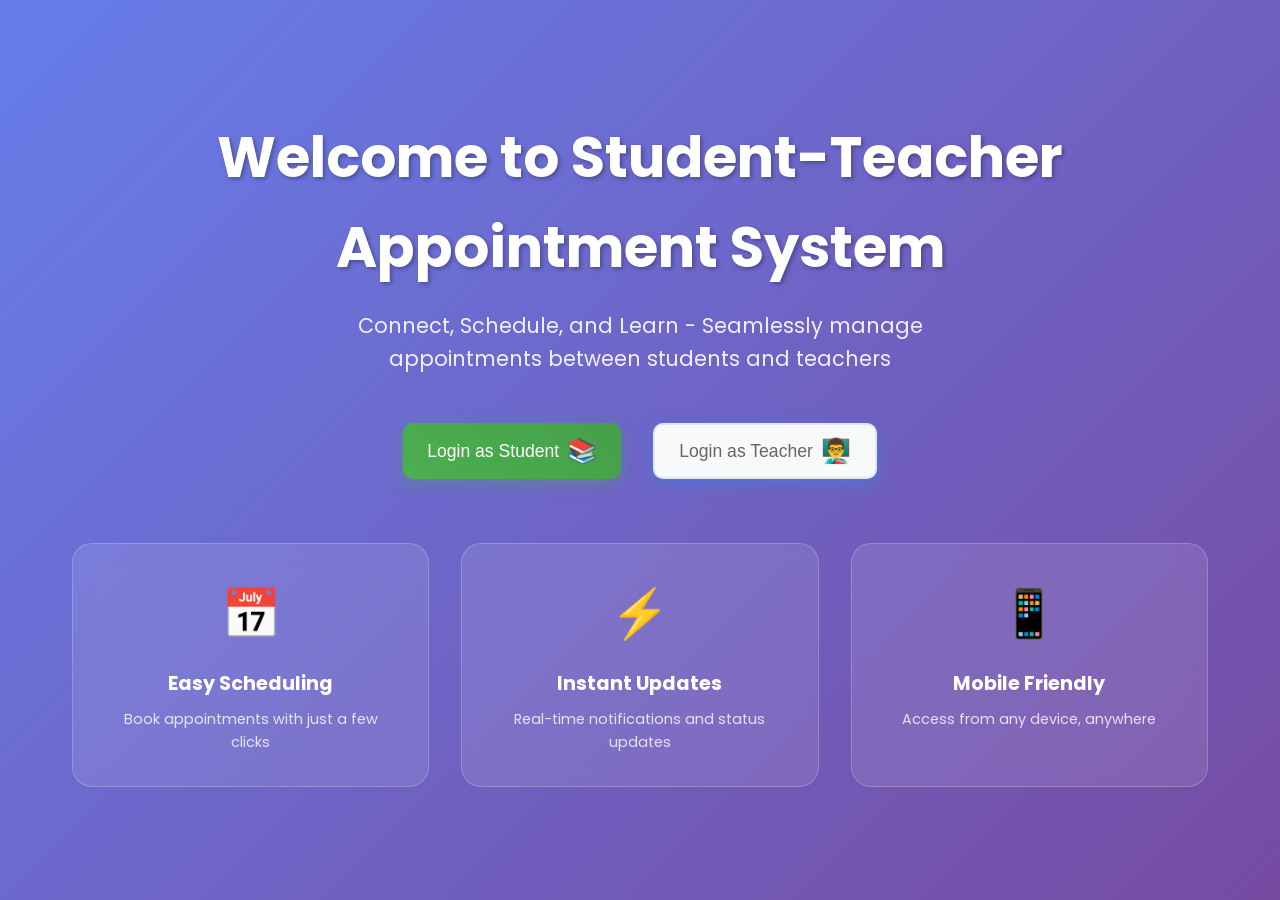
<file: index.html>
<!DOCTYPE html>
<html lang="en">
<head>
    <meta charset="UTF-8">
    <meta name="viewport" content="width=device-width, initial-scale=1.0">
    <title>Student-Teacher Appointment System</title>
    <link href="https://fonts.googleapis.com/css2?family=Poppins:wght@300;400;500;600;700&display=swap" rel="stylesheet">
    <link rel="stylesheet" href="styles.css">
</head>
<body>
    <div class="landing-container">
        <div class="background-overlay"></div>
        <div class="content">
            <div class="hero-section">
                <h1 class="main-title animate-fade-in">Welcome to Student-Teacher Appointment System</h1>
                <p class="subtitle animate-fade-in-delay">Connect, Schedule, and Learn - Seamlessly manage appointments between students and teachers</p>
                
                <div class="button-container animate-slide-up">
                    <button class="btn btn-primary btn-student" onclick="window.location.href='student-login.html'">
                        <span class="btn-text">Login as Student</span>
                        <div class="btn-icon">📚</div>
                    </button>
                    
                    <button class="btn btn-secondary btn-teacher" onclick="window.location.href='teacher-login.html'">
                        <span class="btn-text">Login as Teacher</span>
                        <div class="btn-icon">👨‍🏫</div>
                    </button>
                </div>
                
                <div class="features-preview">
                    <div class="feature-card">
                        <div class="feature-icon">📅</div>
                        <h3>Easy Scheduling</h3>
                        <p>Book appointments with just a few clicks</p>
                    </div>
                    <div class="feature-card">
                        <div class="feature-icon">⚡</div>
                        <h3>Instant Updates</h3>
                        <p>Real-time notifications and status updates</p>
                    </div>
                    <div class="feature-card">
                        <div class="feature-icon">📱</div>
                        <h3>Mobile Friendly</h3>
                        <p>Access from any device, anywhere</p>
                    </div>
                </div>
            </div>
        </div>
    </div>
    
    <script src="script.js"></script>
</body>
</html>
</file>
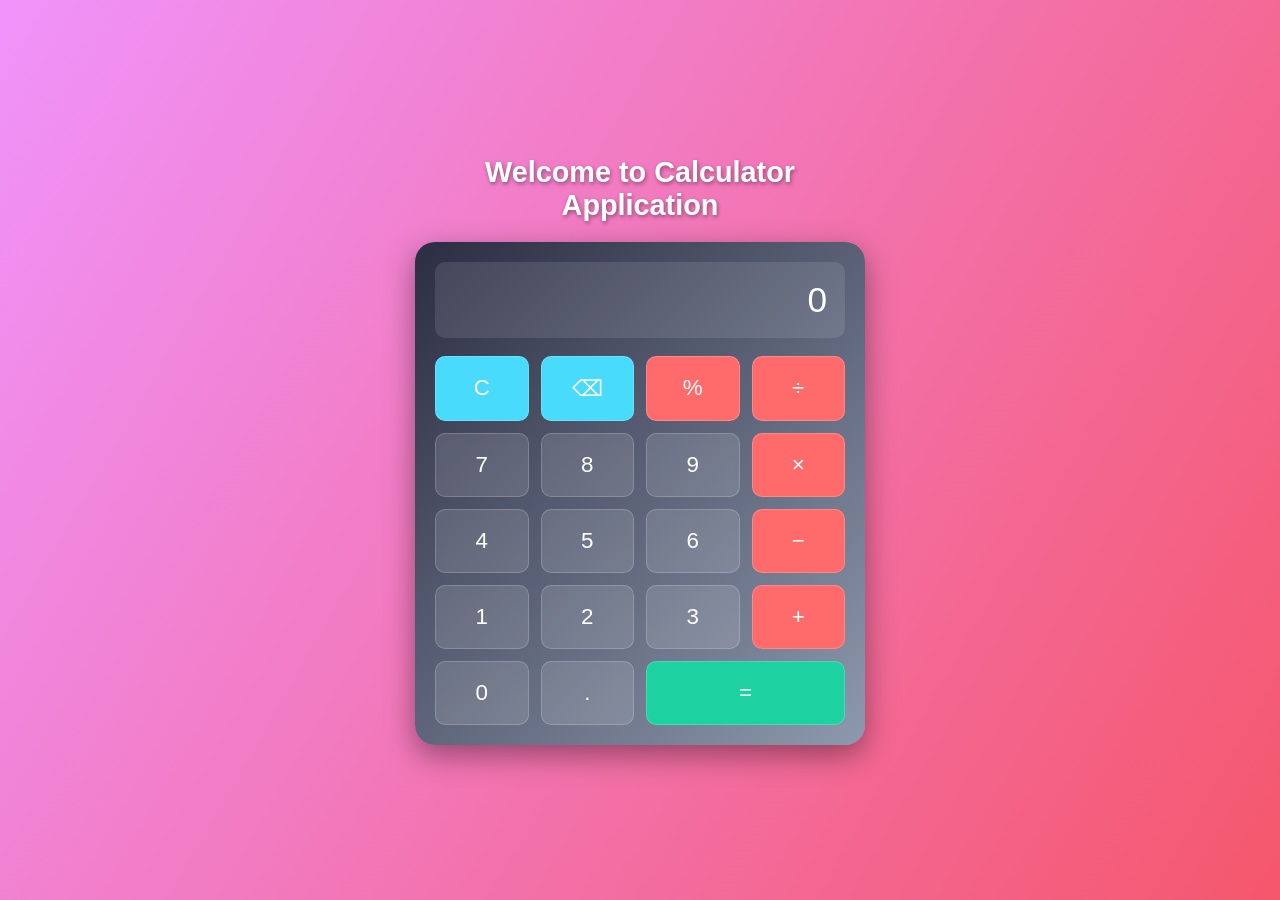
<file: calculator.html>
<!DOCTYPE html>
<html lang="en">
<head>
  <meta charset="UTF-8" />
  <meta name="viewport" content="width=device-width, initial-scale=1.0"/>
  <title>Calculator App</title>
  <link rel="stylesheet" href="calculator.css" />
</head>
<body>
  <div class="container">
    <h1 class="title">Welcome to Calculator Application</h1>

    <div class="calculator">
      <div class="display" id="display">0</div>
      <div class="buttons">
        <button class="btn special" onclick="clearDisplay()">C</button>
        <button class="btn special" onclick="backspace()">⌫</button>
        <button class="btn operator" onclick="appendOperator('%')">%</button>
        <button class="btn operator" onclick="appendOperator('/')">÷</button>

        <button class="btn" onclick="appendNumber('7')">7</button>
        <button class="btn" onclick="appendNumber('8')">8</button>
        <button class="btn" onclick="appendNumber('9')">9</button>
        <button class="btn operator" onclick="appendOperator('*')">×</button>

        <button class="btn" onclick="appendNumber('4')">4</button>
        <button class="btn" onclick="appendNumber('5')">5</button>
        <button class="btn" onclick="appendNumber('6')">6</button>
        <button class="btn operator" onclick="appendOperator('-')">−</button>

        <button class="btn" onclick="appendNumber('1')">1</button>
        <button class="btn" onclick="appendNumber('2')">2</button>
        <button class="btn" onclick="appendNumber('3')">3</button>
        <button class="btn operator" onclick="appendOperator('+')">+</button>

        <button class="btn" onclick="appendNumber('0')">0</button>
        <button class="btn" onclick="appendNumber('.')">.</button>
        <button class="btn equal" onclick="calculateResult()">=</button>
      </div>
    </div>
  </div>

  <script src="calculator.js"></script>
</body>
</html>
</file>
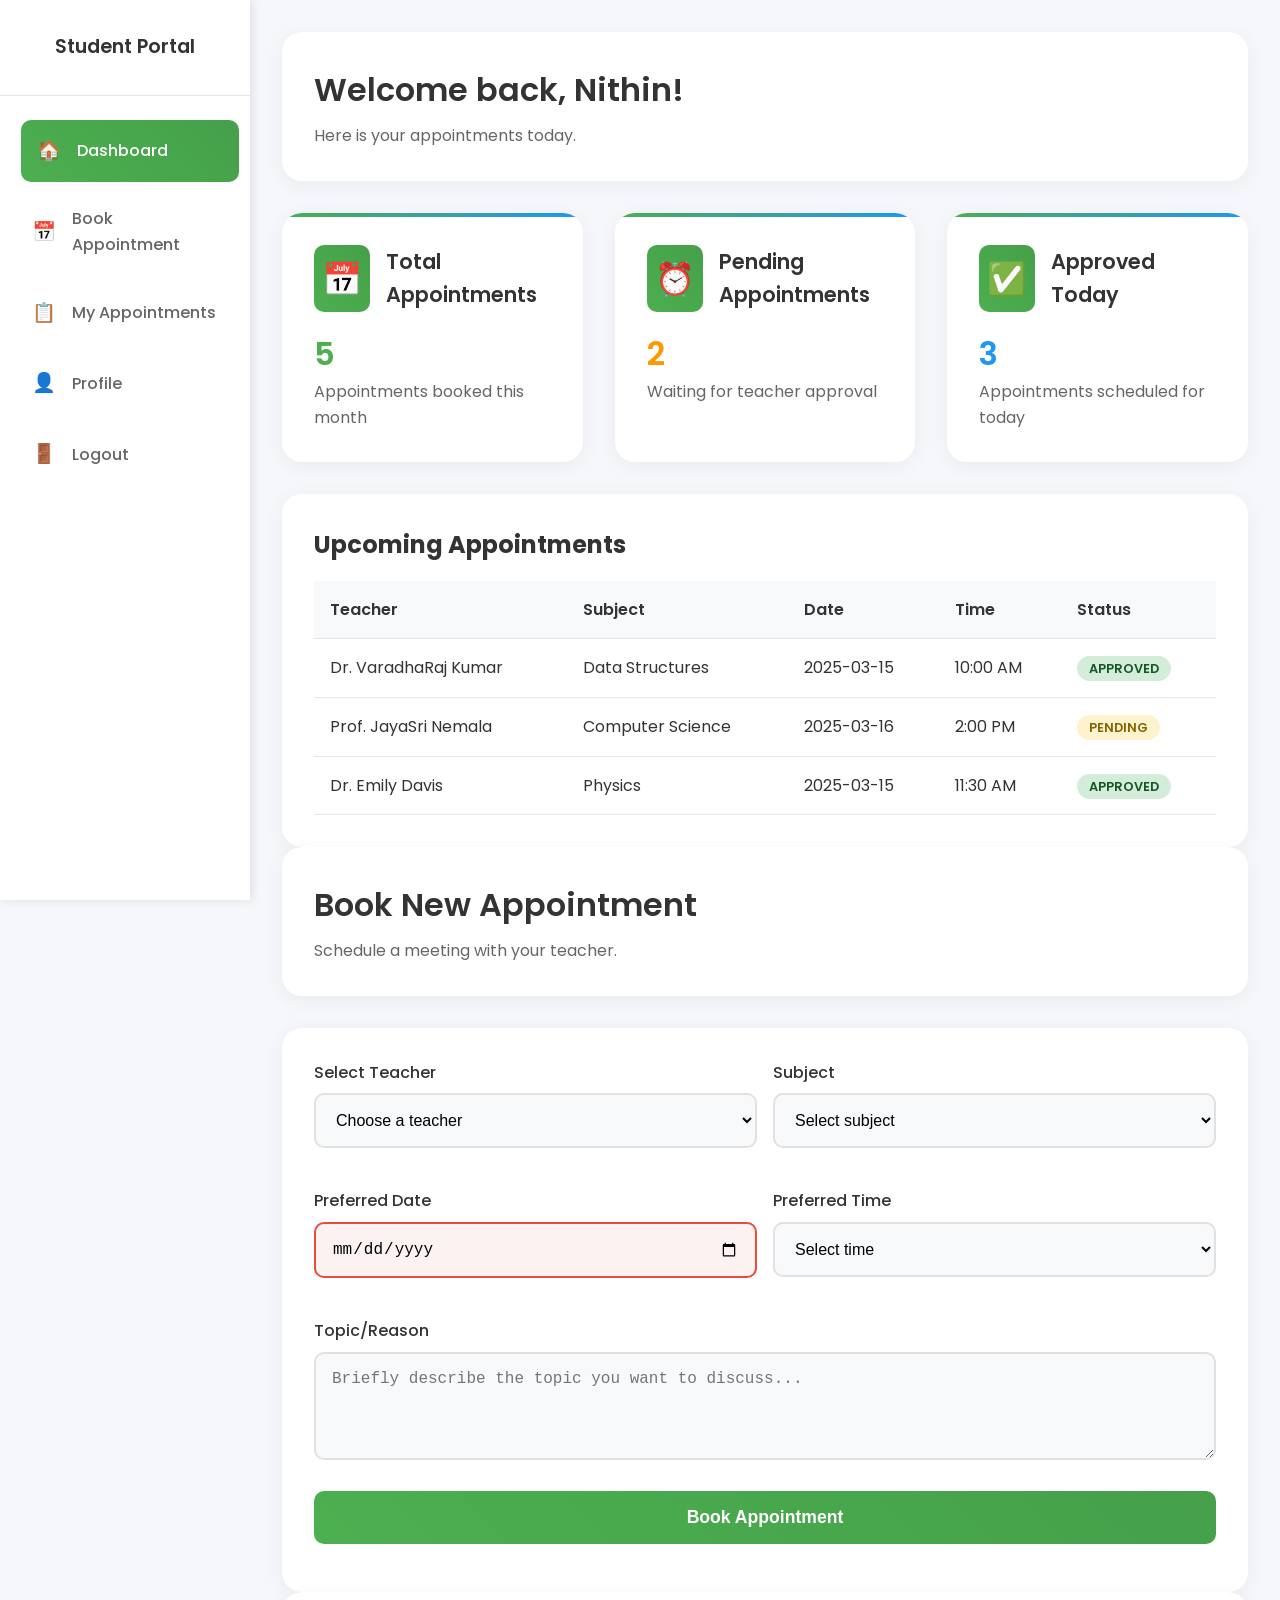
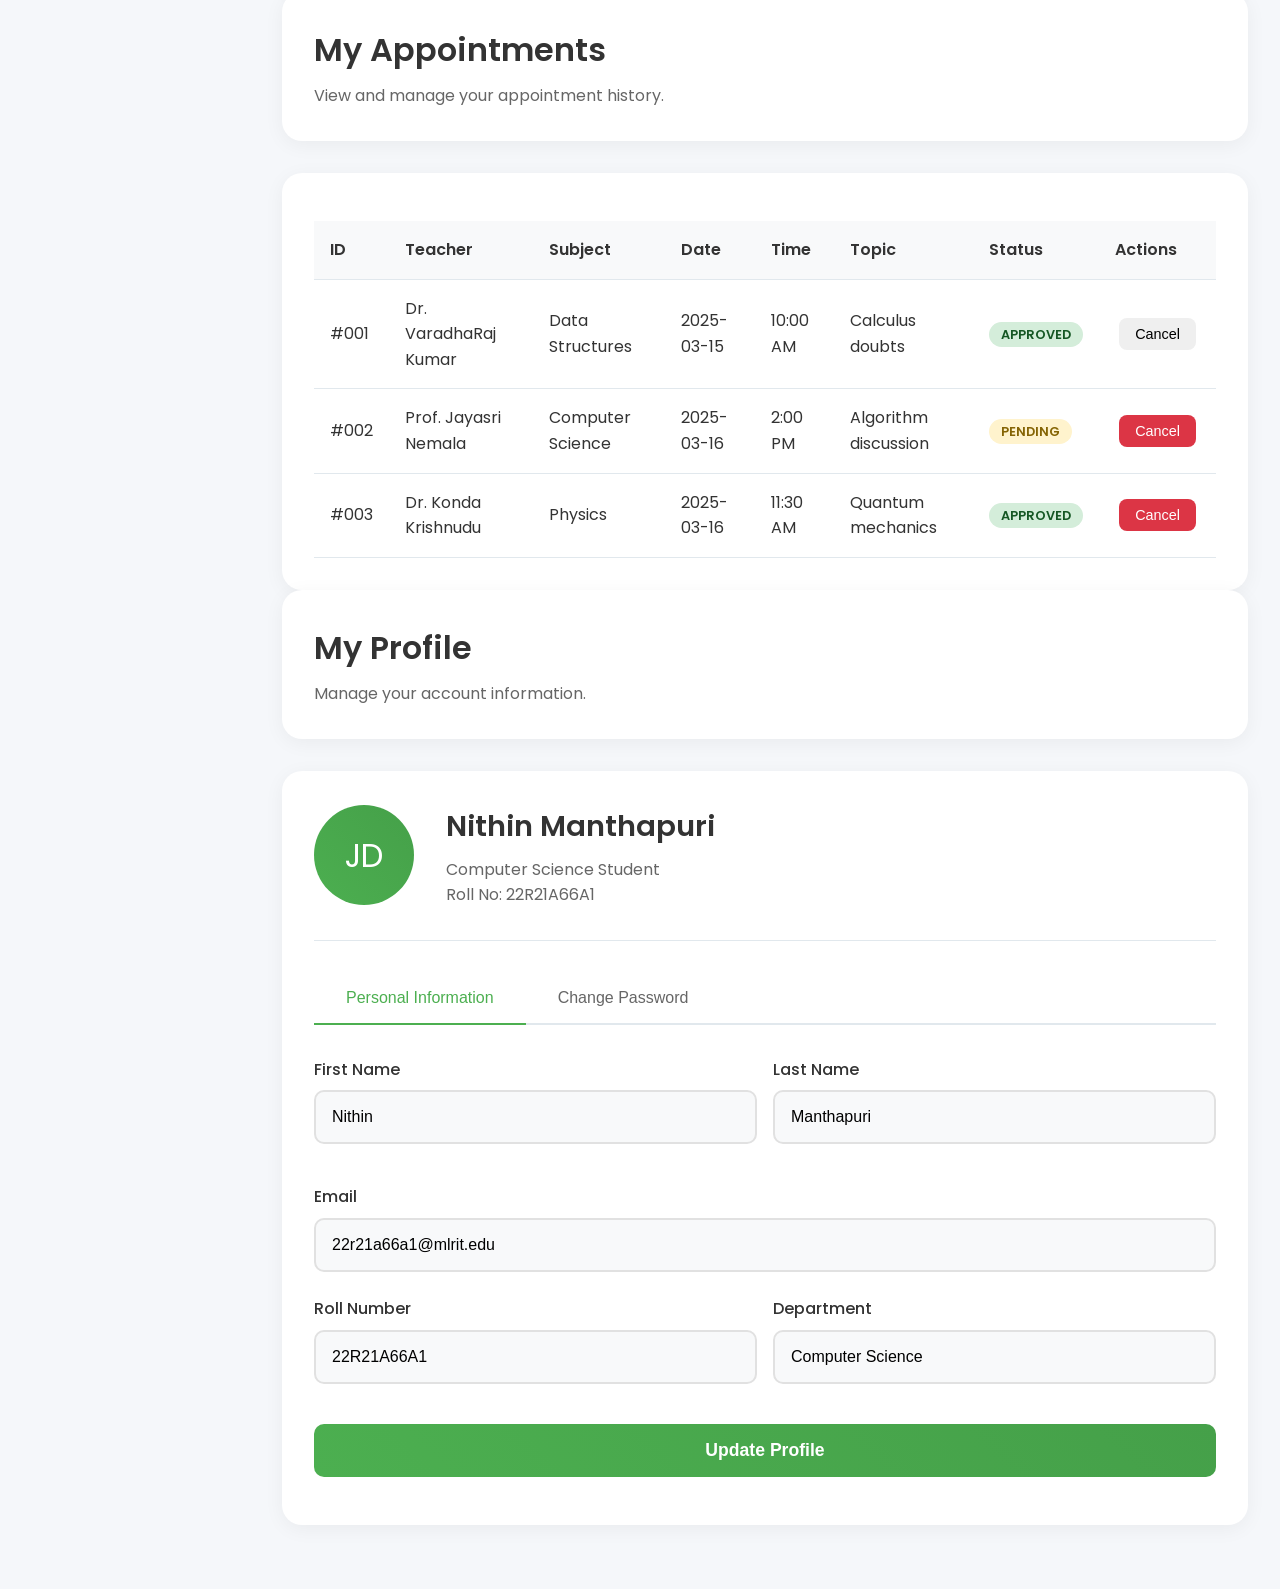
<file: student-dashboard.html>
<!DOCTYPE html>
<html lang="en">
<head>
    <meta charset="UTF-8">
    <meta name="viewport" content="width=device-width, initial-scale=1.0">
    <title>Student Dashboard - Appointment System</title>
    <link href="https://fonts.googleapis.com/css2?family=Poppins:wght@300;400;500;600;700&display=swap" rel="stylesheet">
    <link rel="stylesheet" href="styles.css">
</head>
<body>
    <div class="dashboard-container">
        <nav class="sidebar" id="sidebar">
            <div class="sidebar-header">
                <h2 class="sidebar-title">Student Portal</h2>
            </div>
            
            <div class="nav-menu">
                <div class="nav-item">
                    <a href="#dashboard" class="nav-link active" data-section="dashboard">
                        <span class="nav-icon">🏠</span>
                        <span>Dashboard</span>
                    </a>
                </div>
                <div class="nav-item">
                    <a href="#book-appointment" class="nav-link" data-section="book-appointment">
                        <span class="nav-icon">📅</span>
                        <span>Book Appointment</span>
                    </a>
                </div>
                <div class="nav-item">
                    <a href="#my-appointments" class="nav-link" data-section="my-appointments">
                        <span class="nav-icon">📋</span>
                        <span>My Appointments</span>
                    </a>
                </div>
                <div class="nav-item">
                    <a href="#profile" class="nav-link" data-section="profile">
                        <span class="nav-icon">👤</span>
                        <span>Profile</span>
                    </a>
                </div>
                <div class="nav-item">
                    <a href="index.html" class="nav-link">
                        <span class="nav-icon">🚪</span>
                        <span>Logout</span>
                    </a>
                </div>
            </div>
        </nav>
        
        <main class="main-content">
            <!-- Dashboard Section -->
            <section id="dashboard-section" class="content-section active">
                <div class="dashboard-header">
                    <h1 class="welcome-title">Welcome back, Nithin!</h1>
                    <p class="welcome-subtitle">Here is your appointments today.</p>
                </div>
                
                <div class="dashboard-grid">
                    <div class="dashboard-card">
                        <div class="card-header">
                            <div class="card-icon">📅</div>
                            <h3 class="card-title">Total Appointments</h3>
                        </div>
                        <div class="card-content">
                            <p style="font-size: 2rem; font-weight: 600; color: #4CAF50;">5</p>
                            <p>Appointments booked this month</p>
                        </div>
                    </div>
                    
                    <div class="dashboard-card">
                        <div class="card-header">
                            <div class="card-icon">⏰</div>
                            <h3 class="card-title">Pending Appointments</h3>
                        </div>
                        <div class="card-content">
                            <p style="font-size: 2rem; font-weight: 600; color: #FF9800;">2</p>
                            <p>Waiting for teacher approval</p>
                        </div>
                    </div>
                    
                    <div class="dashboard-card">
                        <div class="card-header">
                            <div class="card-icon">✅</div>
                            <h3 class="card-title">Approved Today</h3>
                        </div>
                        <div class="card-content">
                            <p style="font-size: 2rem; font-weight: 600; color: #2196F3;">3</p>
                            <p>Appointments scheduled for today</p>
                        </div>
                    </div>
                </div>
                
                <div class="table-container">
                    <h2 style="margin-bottom: 1rem;">Upcoming Appointments</h2>
                    <table class="table">
                        <thead>
                            <tr>
                                <th>Teacher</th>
                                <th>Subject</th>
                                <th>Date</th>
                                <th>Time</th>
                                <th>Status</th>
                            </tr>
                        </thead>
                        <tbody>
                            <tr>
                                <td>Dr. VaradhaRaj Kumar</td>
                                <td>Data Structures</td>
                                <td>2025-03-15</td>
                                <td>10:00 AM</td>
                                <td><span class="status-badge status-approved">Approved</span></td>
                            </tr>
                            <tr>
                                <td>Prof. JayaSri Nemala</td>
                                <td>Computer Science</td>
                                <td>2025-03-16</td>
                                <td>2:00 PM</td>
                                <td><span class="status-badge status-pending">Pending</span></td>
                            </tr>
                            <tr>
                                <td>Dr. Emily Davis</td>
                                <td>Physics</td>
                                <td>2025-03-15</td>
                                <td>11:30 AM</td>
                                <td><span class="status-badge status-approved">Approved</span></td>
                            </tr>
                        </tbody>
                    </table>
                </div>
            </section>
            
            <!-- Book Appointment Section -->
            <section id="book-appointment-section" class="content-section">
                <div class="dashboard-header">
                    <h1 class="welcome-title">Book New Appointment</h1>
                    <p class="welcome-subtitle">Schedule a meeting with your teacher.</p>
                </div>
                
                <div class="form-container">
                    <form id="bookAppointmentForm">
                        <div class="form-row">
                            <div class="form-group">
                                <label for="teacher" class="form-label">Select Teacher</label>
                                <select id="teacher" name="teacher" class="form-select" required>
                                    <option value="">Choose a teacher</option>
                                    <option value="dr-sarah-johnson">Dr. VaradhaRaj Kumar - Data Structures</option>
                                    <option value="prof-michael-chen">Prof. Jayasri Nemala - Computer Science</option>
                                    <option value="dr-emily-davis">Dr. Konda Krishnudu - Physics</option>
                                    <option value="dr-robert-wilson">Dr. Swathi Reddy - Chemistry</option>
                                </select>
                            </div>
                
                            <div class="form-group">
                                <label for="subject" class="form-label">Subject</label>
                                <select id="subject" name="subject" class="form-select" required>
                                    <option value="">Select subject</option>
                                    <option value="mathematics">Data Structures</option>
                                    <option value="computer-science">Computer Science</option>
                                    <option value="physics">Physics</option>
                                    <option value="chemistry">Chemistry</option>
                                </select>
                            </div>
                        </div>
                        
                        <div class="form-row">
                            <div class="form-group">
                                <label for="date" class="form-label">Preferred Date</label>
                                <input type="date" id="date" name="date" class="form-input" required>
                            </div>
                            
                            <div class="form-group">
                                <label for="time" class="form-label">Preferred Time</label>
                                <select id="time" name="time" class="form-select" required>
                                    <option value="">Select time</option>
                                    <option value="09:00">9:00 AM</option>
                                    <option value="10:00">10:00 AM</option>
                                    <option value="11:00">11:00 AM</option>
                                    <option value="14:00">2:00 PM</option>
                                    <option value="15:00">3:00 PM</option>
                                    <option value="16:00">4:00 PM</option>
                                </select>
                            </div>
                        </div>
                        
                        <div class="form-group">
                            <label for="topic" class="form-label">Topic/Reason</label>
                            <textarea id="topic" name="topic" class="form-input" rows="4" 
                                      placeholder="Briefly describe the topic you want to discuss..."></textarea>
                        </div>
                        
                        <button type="submit" class="submit-btn">
                            <span class="btn-text">Book Appointment</span>
                        </button>
                    </form>
                </div>
            </section>
            
            <!-- My Appointments Section -->
            <section id="my-appointments-section" class="content-section" style="display: block;">
                <div class="dashboard-header">
                <h1 class="welcome-title">My Appointments</h1>
                <p class="welcome-subtitle">View and manage your appointment history.</p>
                </div>

                <div class="table-container">
                <table class="table">
                    <thead>
                    <tr>
                        <th>ID</th>
                        <th>Teacher</th>
                        <th>Subject</th>
                        <th>Date</th>
                        <th>Time</th>
                        <th>Topic</th>
                        <th>Status</th>
                        <th>Actions</th>
                    </tr>
                    </thead>
                    <tbody>
                    <tr>
                        <td>#001</td>
                        <td>Dr. VaradhaRaj Kumar</td>
                        <td>Data Structures</td>
                        <td>2025-03-15</td>
                        <td>10:00 AM</td>
                        <td>Calculus doubts</td>
                        <td><span class="status-badge status-approved">Approved</span></td>
                        <td><button class="action-btn">Cancel</button></td>
                    </tr>
                    </tr>
                            <tr>
                                <td>#002</td>
                                <td>Prof. Jayasri Nemala</td>
                                <td>Computer Science</td>
                                <td>2025-03-16</td>
                                <td>2:00 PM</td>
                                <td>Algorithm discussion</td>
                                <td><span class="status-badge status-pending">Pending</span></td>
                                <td>
                                    <button class="action-btn btn-reject" onclick="cancelAppointment('002')">Cancel</button>
                                </td>
                            </tr>
                            <tr>
                                <td>#003</td>
                                <td>Dr. Konda Krishnudu</td>
                                <td>Physics</td>
                                <td>2025-03-16</td>
                                <td>11:30 AM</td>
                                <td>Quantum mechanics</td>
                                <td><span class="status-badge status-approved">Approved</span></td>
                                <td>
                                    <button class="action-btn btn-reject" onclick="cancelAppointment('003')">Cancel</button>
                                </td>
                            </tr>
                    </tbody>
                </table>
                </div>
            </section>

            <!-- Profile Section -->
            <section id="profile-section" class="content-section">
                <div class="dashboard-header">
                    <h1 class="welcome-title">My Profile</h1>
                    <p class="welcome-subtitle">Manage your account information.</p>
                </div>
                
                <div class="profile-container">
                    <div class="profile-header">
                        <div class="profile-avatar">
                            JD
                        </div>
                        <div class="profile-info">
                            <h2>Nithin Manthapuri</h2>
                            <p>Computer Science Student</p>
                            <p>Roll No: 22R21A66A1</p>
                        </div>
                    </div>
                    
                    <div class="tabs-container">
                        <div class="tabs-nav">
                            <button class="tab-btn active" data-tab="personal-info">Personal Information</button>
                            <button class="tab-btn" data-tab="change-password">Change Password</button>
                        </div>
                        
                        <div class="tab-content active" id="personal-info">
                            <form id="profileForm">
                                <div class="form-row">
                                    <div class="form-group">
                                        <label for="firstName" class="form-label">First Name</label>
                                        <input type="text" id="firstName" name="firstName" class="form-input" value="Nithin">
                                    </div>
                                    <div class="form-group">
                                        <label for="lastName" class="form-label">Last Name</label>
                                        <input type="text" id="lastName" name="lastName" class="form-input" value="Manthapuri">
                                    </div>
                                </div>
                                
                                <div class="form-group">
                                    <label for="email" class="form-label">Email</label>
                                    <input type="email" id="email" name="email" class="form-input" value="22r21a66a1@mlrit.edu">
                                </div>
                                
                                <div class="form-row">
                                    <div class="form-group">
                                        <label for="rollNumber" class="form-label">Roll Number</label>
                                        <input type="text" id="rollNumber" name="rollNumber" class="form-input" value="22R21A66A1" readonly>
                                    </div>
                                    <div class="form-group">
                                        <label for="department" class="form-label">Department</label>
                                        <input type="text" id="department" name="department" class="form-input" value="Computer Science" readonly>
                                    </div>
                                </div>
                                
                                <button type="submit" class="submit-btn">Update Profile</button>
                            </form>
                        </div>
                        
                        <div class="tab-content" id="change-password">
                            <form id="passwordForm">
                                <div class="form-group">
                                    <label for="currentPassword" class="form-label">Current Password</label>
                                    <input type="password" id="currentPassword" name="currentPassword" class="form-input" required>
                                </div>
                                
                                <div class="form-group">
                                    <label for="newPassword" class="form-label">New Password</label>
                                    <input type="password" id="newPassword" name="newPassword" class="form-input" required minlength="6">
                                </div>
                                
                                <div class="form-group">
                                    <label for="confirmNewPassword" class="form-label">Confirm New Password</label>
                                    <input type="password" id="confirmNewPassword" name="confirmNewPassword" class="form-input" required>
                                </div>
                                
                                <button type="submit" class="submit-btn">Change Password</button>
                            </form>
                        </div>
                    </div>
                </div>
            </section>
        </main>
    </div>
    
    <script src="script.js"></script>
</body>
</html>
</file>
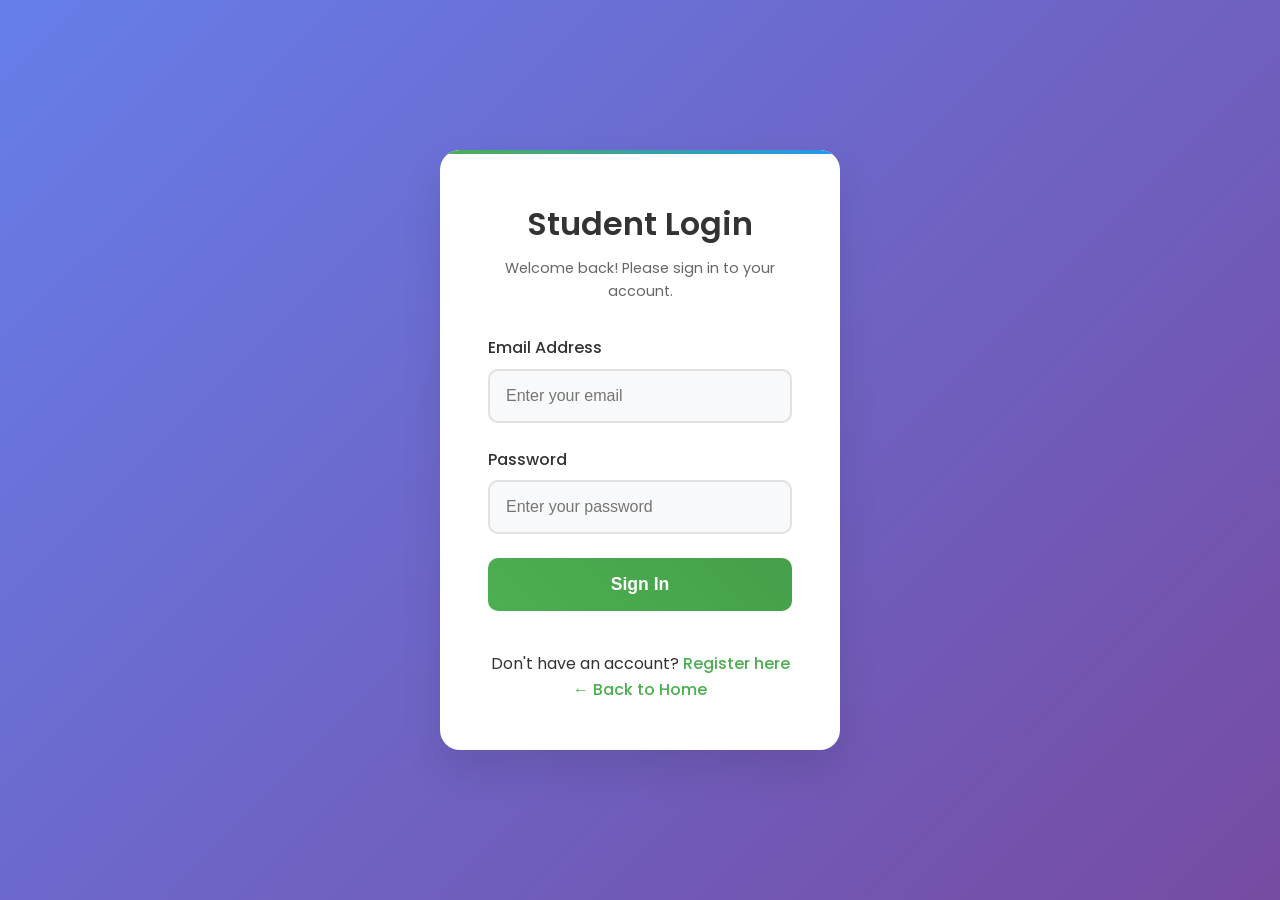
<file: student-login.html>
<!DOCTYPE html>
<html lang="en">
<head>
    <meta charset="UTF-8">
    <meta name="viewport" content="width=device-width, initial-scale=1.0">
    <title>Student Login - Appointment System</title>
    <link href="https://fonts.googleapis.com/css2?family=Poppins:wght@300;400;500;600;700&display=swap" rel="stylesheet">
    <link rel="stylesheet" href="styles.css">
</head>
<body>
    <div class="auth-container">
        <div class="auth-card animate-fade-in">
            <div class="auth-header">
                <h1 class="auth-title">Student Login</h1>
                <p class="auth-subtitle">Welcome back! Please sign in to your account.</p>
            </div>
            
            <form id="studentLoginForm" class="auth-form">
                <div class="form-group">
                    <label for="email" class="form-label">Email Address</label>
                    <input type="email" id="email" name="email" class="form-input" required 
                           placeholder="Enter your email">
                </div>
                
                <div class="form-group">
                    <label for="password" class="form-label">Password</label>
                    <input type="password" id="password" name="password" class="form-input" required 
                           placeholder="Enter your password">
                </div>
                
                <button type="submit" class="submit-btn">
                    <span class="btn-text">Sign In</span>
                </button>
            </form>
            
            <div class="auth-footer">
                <p>Don't have an account? <a href="student-register.html" class="auth-link">Register here</a></p>
                <p><a href="index.html" class="auth-link">← Back to Home</a></p>
            </div>
        </div>
    </div>
    
    <script src="script.js"></script>
</body>
</html>
</file>
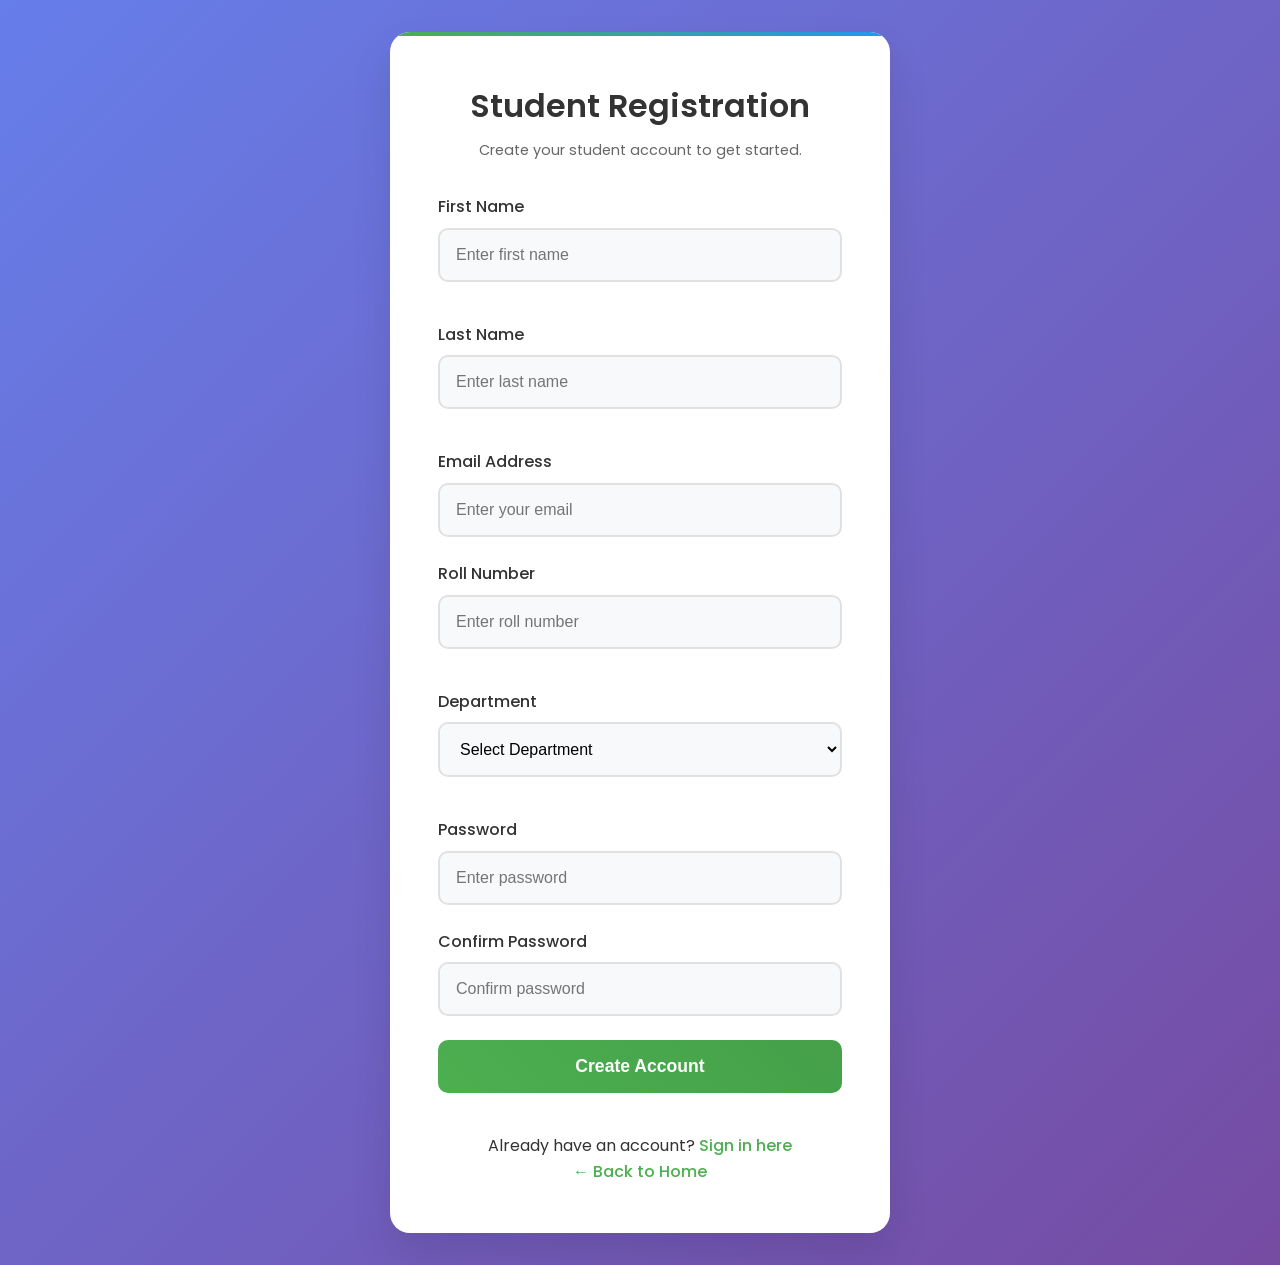
<file: student-register.html>
<!DOCTYPE html>
<html lang="en">
<head>
    <meta charset="UTF-8">
    <meta name="viewport" content="width=device-width, initial-scale=1.0">
    <title>Student Registration - Appointment System</title>
    <link href="https://fonts.googleapis.com/css2?family=Poppins:wght@300;400;500;600;700&display=swap" rel="stylesheet">
    <link rel="stylesheet" href="styles.css">
</head>
<body>
    <div class="auth-container">
        <div class="auth-card animate-fade-in" style="max-width: 500px;">
            <div class="auth-header">
                <h1 class="auth-title">Student Registration</h1>
                <p class="auth-subtitle">Create your student account to get started.</p>
            </div>
            
            <form id="studentRegisterForm" class="auth-form">
                <div class="form-row">
                    <div class="form-group">
                        <label for="firstName" class="form-label">First Name</label>
                        <input type="text" id="firstName" name="firstName" class="form-input" required 
                               placeholder="Enter first name">
                    </div>
                    
                    <div class="form-group">
                        <label for="lastName" class="form-label">Last Name</label>
                        <input type="text" id="lastName" name="lastName" class="form-input" required 
                               placeholder="Enter last name">
                    </div>
                </div>
                
                <div class="form-group">
                    <label for="email" class="form-label">Email Address</label>
                    <input type="email" id="email" name="email" class="form-input" required 
                           placeholder="Enter your email">
                </div>
                
                <div class="form-row">
                    <div class="form-group">
                        <label for="rollNumber" class="form-label">Roll Number</label>
                        <input type="text" id="rollNumber" name="rollNumber" class="form-input" required 
                               placeholder="Enter roll number">
                    </div>
                    
                    <div class="form-group">
                        <label for="department" class="form-label">Department</label>
                        <select id="department" name="department" class="form-select" required>
                            <option value="">Select Department</option>
                            <option value="Computer Science">Computer Science</option>
                            <option value="Mathematics">Mathematics</option>
                            <option value="Physics">Physics</option>
                            <option value="Chemistry">Chemistry</option>
                            <option value="Biology">Biology</option>
                            <option value="English">English</option>
                            <option value="History">History</option>
                        </select>
                    </div>
                </div>
                
                <div class="form-group">
                    <label for="password" class="form-label">Password</label>
                    <input type="password" id="password" name="password" class="form-input" required 
                           placeholder="Enter password" minlength="6">
                </div>
                
                <div class="form-group">
                    <label for="confirmPassword" class="form-label">Confirm Password</label>
                    <input type="password" id="confirmPassword" name="confirmPassword" class="form-input" required 
                           placeholder="Confirm password">
                </div>
                
                <button type="submit" class="submit-btn">
                    <span class="btn-text">Create Account</span>
                </button>
            </form>
            
            <div class="auth-footer">
                <p>Already have an account? <a href="student-login.html" class="auth-link">Sign in here</a></p>
                <p><a href="index.html" class="auth-link">← Back to Home</a></p>
            </div>
        </div>
    </div>
    
    <script src="script.js"></script>
</body>
</html>
</file>
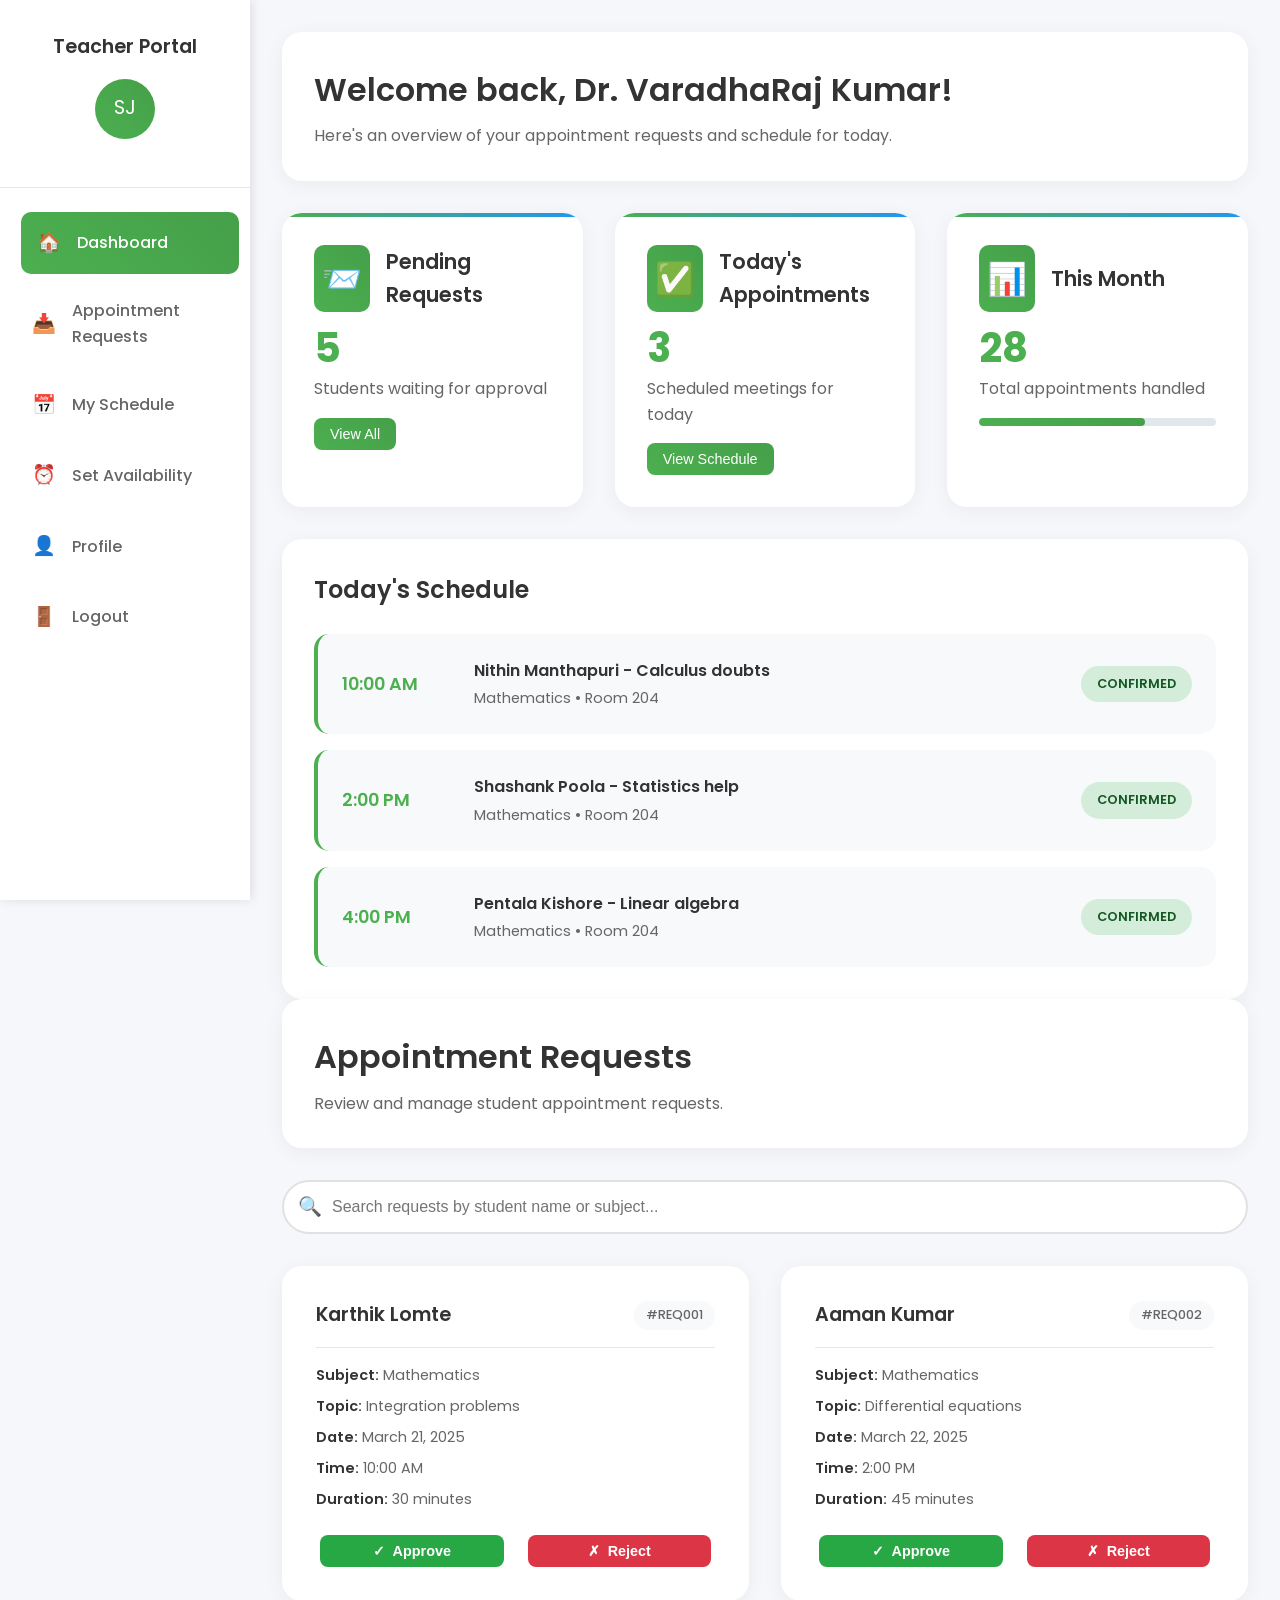
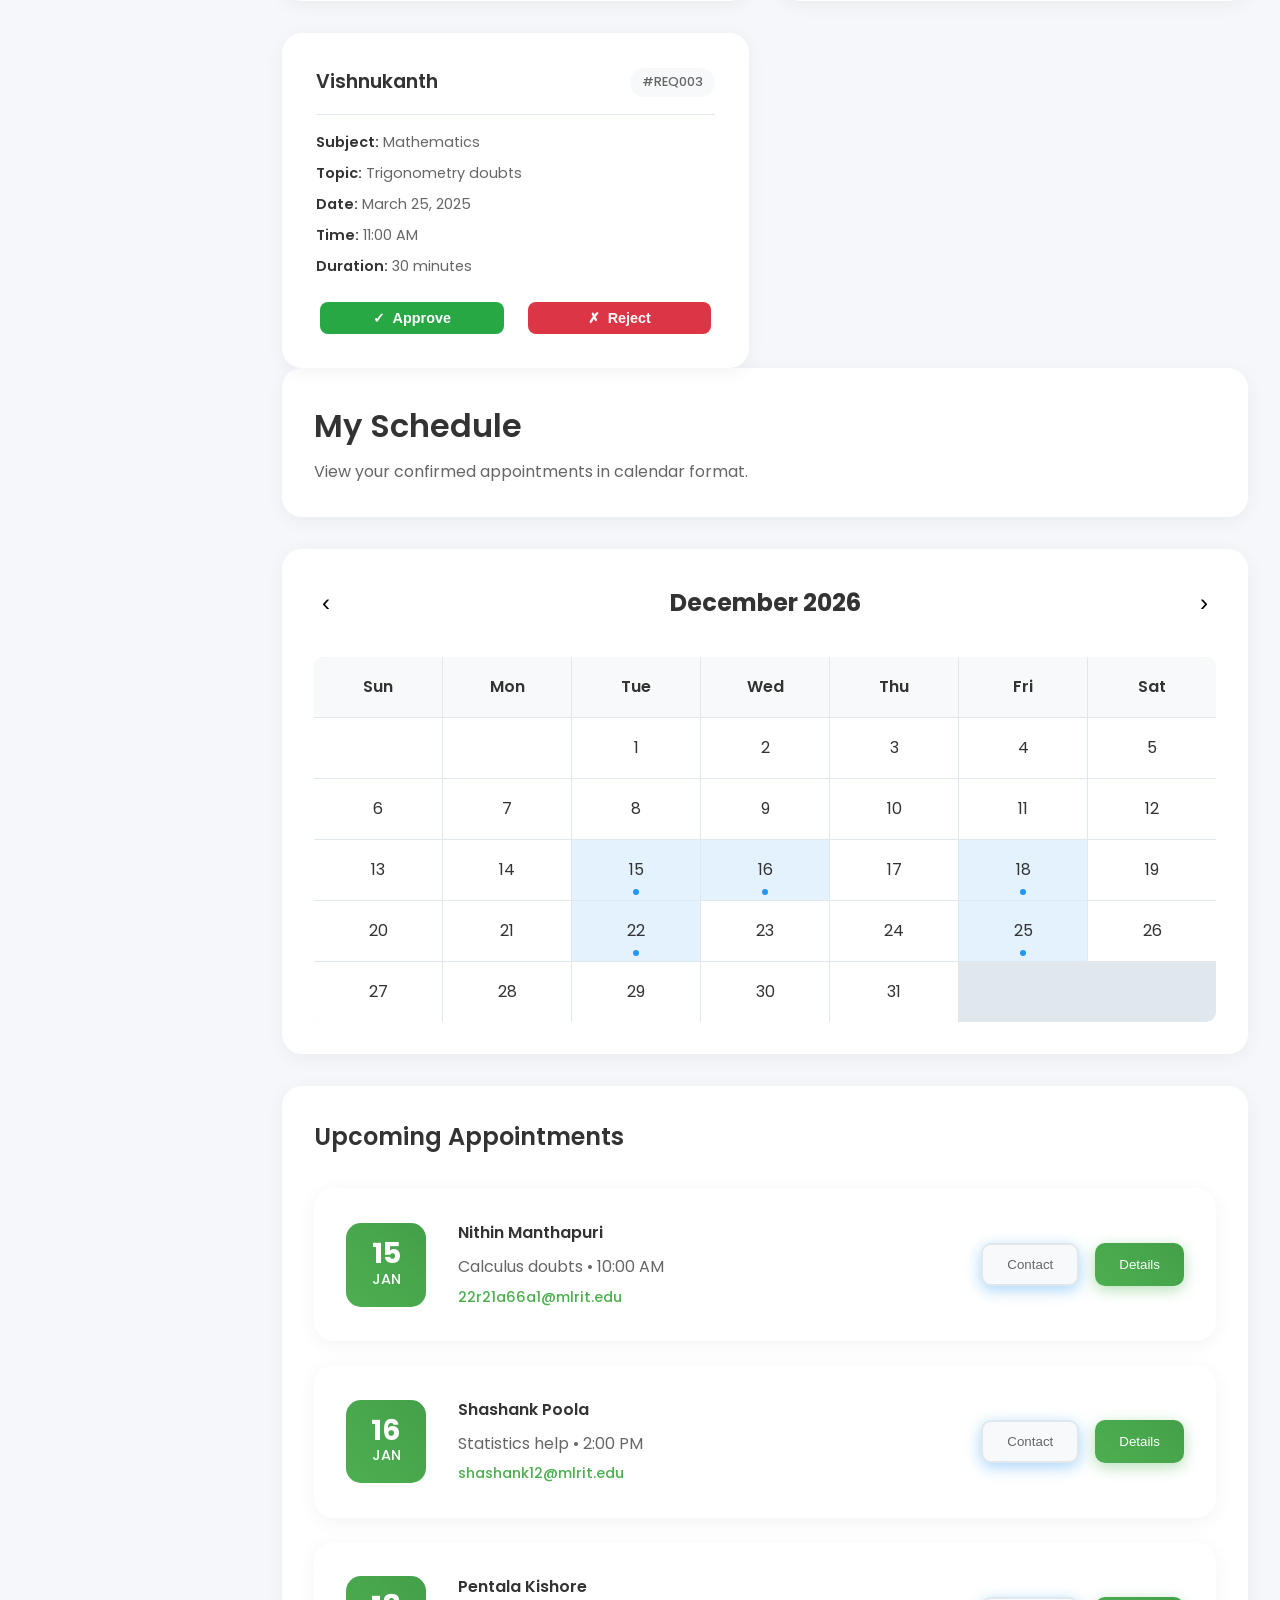
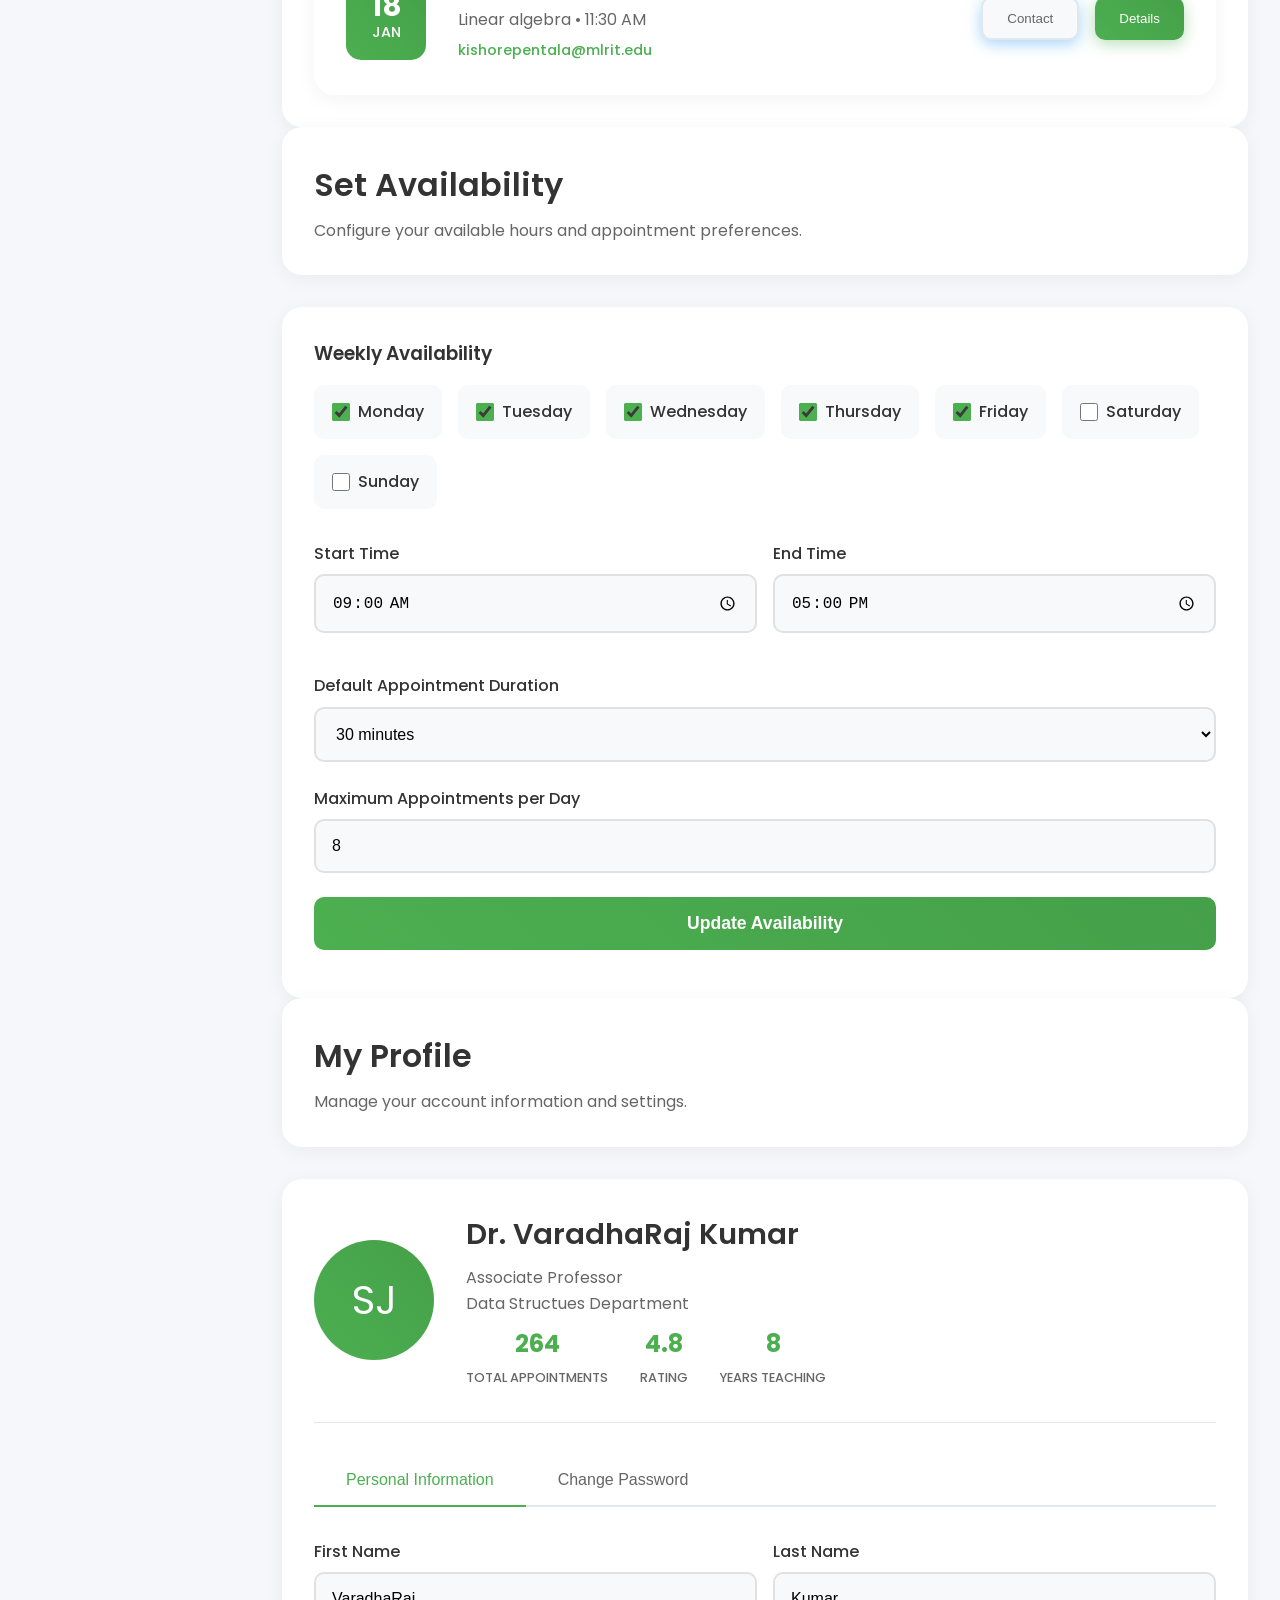
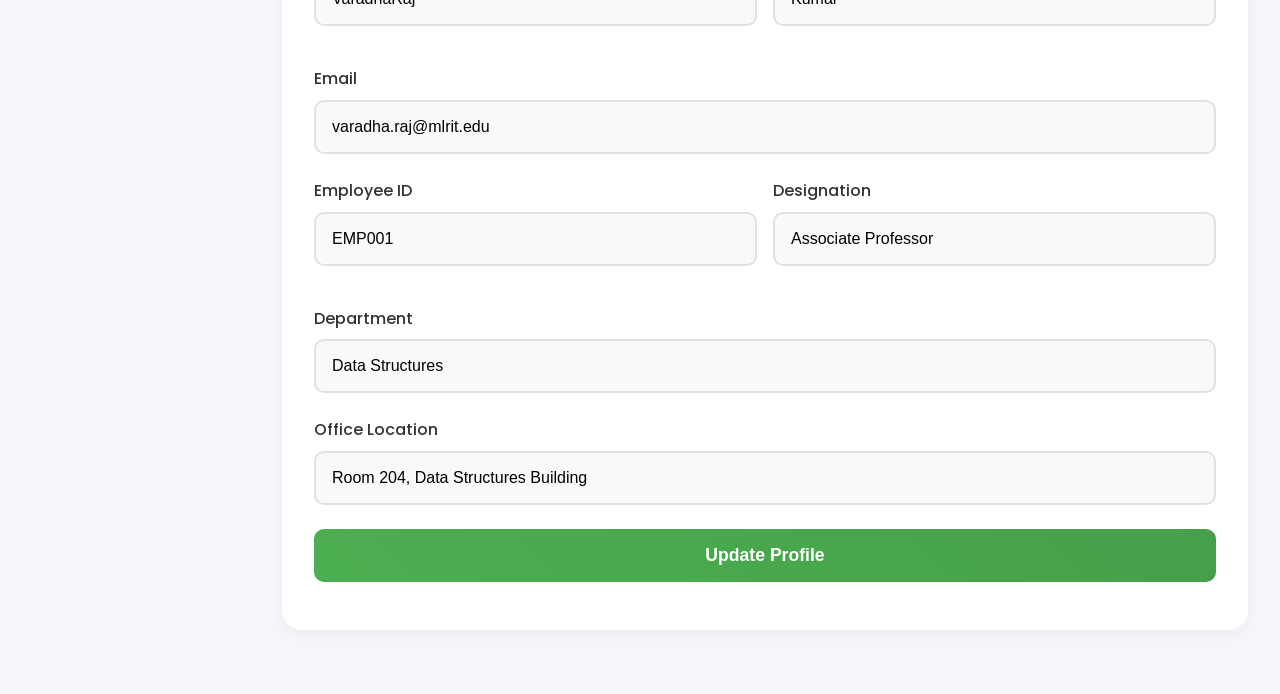
<file: teacher-dashboard.html>
<!DOCTYPE html>
<html lang="en">
<head>
    <meta charset="UTF-8">
    <meta name="viewport" content="width=device-width, initial-scale=1.0">
    <title>Teacher Dashboard - Appointment System</title>
    <link href="https://fonts.googleapis.com/css2?family=Poppins:wght@300;400;500;600;700&display=swap" rel="stylesheet">
    <link rel="stylesheet" href="styles.css">
</head>
<body>
    <div class="dashboard-container">
        <nav class="sidebar" id="sidebar">
            <div class="sidebar-header">
                <h2 class="sidebar-title">Teacher Portal</h2>
                <div class="profile-avatar" style="margin: 1rem auto; width: 60px; height: 60px; font-size: 1.2rem;">
                    SJ
                </div>
            </div>
            
            <div class="nav-menu">
                <div class="nav-item">
                    <a href="#dashboard" class="nav-link active" data-section="dashboard">
                        <span class="nav-icon">🏠</span>
                        <span>Dashboard</span>
                    </a>
                </div>
                <div class="nav-item">
                    <a href="#appointment-requests" class="nav-link" data-section="appointment-requests">
                        <span class="nav-icon">📥</span>
                        <span>Appointment Requests</span>
                    </a>
                </div>
                <div class="nav-item">
                    <a href="#my-schedule" class="nav-link" data-section="my-schedule">
                        <span class="nav-icon">📅</span>
                        <span>My Schedule</span>
                    </a>
                </div>
                <div class="nav-item">
                    <a href="#availability" class="nav-link" data-section="availability">
                        <span class="nav-icon">⏰</span>
                        <span>Set Availability</span>
                    </a>
                </div>
                <div class="nav-item">
                    <a href="#profile" class="nav-link" data-section="profile">
                        <span class="nav-icon">👤</span>
                        <span>Profile</span>
                    </a>
                </div>
                <div class="nav-item">
                    <a href="index.html" class="nav-link">
                        <span class="nav-icon">🚪</span>
                        <span>Logout</span>
                    </a>
                </div>
            </div>
        </nav>
        
        <main class="main-content">
            <!-- Dashboard Section -->
            <section id="dashboard-section" class="content-section active">
                <div class="dashboard-header">
                    <h1 class="welcome-title">Welcome back, Dr. VaradhaRaj Kumar!</h1>
                    <p class="welcome-subtitle">Here's an overview of your appointment requests and schedule for today.</p>
                </div>
                
                <div class="dashboard-grid">
                    <div class="dashboard-card hover-scale">
                        <div class="card-header">
                            <div class="card-icon">📨</div>
                            <h3 class="card-title">Pending Requests</h3>
                        </div>
                        <div class="card-content">
                            <p class="stat-number">5</p>
                            <p>Students waiting for approval</p>
                            <button class="view-all-btn" onclick="switchSection('appointment-requests')">View All</button>
                        </div>
                    </div>
                    
                    <div class="dashboard-card hover-scale">
                        <div class="card-header">
                            <div class="card-icon">✅</div>
                            <h3 class="card-title">Today's Appointments</h3>
                        </div>
                        <div class="card-content">
                            <p class="stat-number">3</p>
                            <p>Scheduled meetings for today</p>
                            <button class="view-all-btn" onclick="switchSection('myschedule')">View Schedule</button>
                        </div>
                    </div>
                    
                    <div class="dashboard-card hover-scale">
                        <div class="card-header">
                            <div class="card-icon">📊</div>
                            <h3 class="card-title">This Month</h3>
                        </div>
                        <div class="card-content">
                            <p class="stat-number">28</p>
                            <p>Total appointments handled</p>
                            <div class="progress-bar">
                                <div class="progress-fill" style="width: 70%;"></div>
                            </div>
                        </div>
                    </div>
                </div>
                
                <div class="recent-activity">
                    <h2>Today's Schedule</h2>
                    <div class="activity-list">
                        <div class="activity-item">
                            <div class="activity-time">10:00 AM</div>
                            <div class="activity-content">
                                <h4>Nithin Manthapuri - Calculus doubts</h4>
                                <p>Mathematics • Room 204</p>
                            </div>
                            <div class="activity-status approved">Confirmed</div>
                        </div>
                        <div class="activity-item">
                            <div class="activity-time">2:00 PM</div>
                            <div class="activity-content">
                                <h4>Shashank Poola - Statistics help</h4>
                                <p>Mathematics • Room 204</p>
                            </div>
                            <div class="activity-status approved">Confirmed</div>
                        </div>
                        <div class="activity-item">
                            <div class="activity-time">4:00 PM</div>
                            <div class="activity-content">
                                <h4>Pentala Kishore - Linear algebra</h4>
                                <p>Mathematics • Room 204</p>
                            </div>
                            <div class="activity-status approved">Confirmed</div>
                        </div>
                    </div>
                </div>
            </section>
            
            <!-- Appointment Requests Section -->
            <section id="appointment-requests-section" class="content-section">
                <div class="dashboard-header">
                    <h1 class="welcome-title">Appointment Requests</h1>
                    <p class="welcome-subtitle">Review and manage student appointment requests.</p>
                </div>
                
                <div class="search-container">
                    <input type="text" class="search-input" placeholder="Search requests by student name or subject..." id="requestSearch">
                    <span class="search-icon">🔍</span>
                </div>
                
                <div class="requests-grid">
                    <div class="request-card">
                        <div class="request-header">
                            <h3>Karthik Lomte</h3>
                            <span class="request-id">#REQ001</span>
                        </div>
                        <div class="request-details">
                            <p><strong>Subject:</strong> Mathematics</p>
                            <p><strong>Topic:</strong> Integration problems</p>
                            <p><strong>Date:</strong> March 21, 2025</p>
                            <p><strong>Time:</strong> 10:00 AM</p>
                            <p><strong>Duration:</strong> 30 minutes</p>
                        </div>
                        <div class="request-actions">
                            <button class="action-btn btn-approve" onclick="approveRequest('001')">
                                <span>✓</span> Approve
                            </button>
                            <button class="action-btn btn-reject" onclick="rejectRequest('001')">
                                <span>✗</span> Reject
                            </button>
                        </div>
                    </div>
                    
                    <div class="request-card">
                        <div class="request-header">
                            <h3>Aaman Kumar</h3>
                            <span class="request-id">#REQ002</span>
                        </div>
                        <div class="request-details">
                            <p><strong>Subject:</strong> Mathematics</p>
                            <p><strong>Topic:</strong> Differential equations</p>
                            <p><strong>Date:</strong> March 22, 2025</p>
                            <p><strong>Time:</strong> 2:00 PM</p>
                            <p><strong>Duration:</strong> 45 minutes</p>
                        </div>
                        <div class="request-actions">
                            <button class="action-btn btn-approve" onclick="approveRequest('002')">
                                <span>✓</span> Approve
                            </button>
                            <button class="action-btn btn-reject" onclick="rejectRequest('002')">
                                <span>✗</span> Reject
                            </button>
                        </div>
                    </div>
                    
                    <div class="request-card">
                        <div class="request-header">
                            <h3>Vishnukanth</h3>
                            <span class="request-id">#REQ003</span>
                        </div>
                        <div class="request-details">
                            <p><strong>Subject:</strong> Mathematics</p>
                            <p><strong>Topic:</strong> Trigonometry doubts</p>
                            <p><strong>Date:</strong> March 25, 2025</p>
                            <p><strong>Time:</strong> 11:00 AM</p>
                            <p><strong>Duration:</strong> 30 minutes</p>
                        </div>
                        <div class="request-actions">
                            <button class="action-btn btn-approve" onclick="approveRequest('003')">
                                <span>✓</span> Approve
                            </button>
                            <button class="action-btn btn-reject" onclick="rejectRequest('003')">
                                <span>✗</span> Reject
                            </button>
                        </div>
                    </div>
                </div>
            </section>
            
            <!-- My Schedule Section -->
            <section id="myschedule-section" class="content-section">
                <div class="dashboard-header">
                    <h1 class="welcome-title">My Schedule</h1>
                    <p class="welcome-subtitle">View your confirmed appointments in calendar format.</p>
                </div>
                
                <div class="calendar-container">
                    <div class="calendar-header">
                        <button class="calendar-nav" onclick="previousMonth()">‹</button>
                        <h2 id="currentMonth">January 2024</h2>
                        <button class="calendar-nav" onclick="nextMonth()">›</button>
                    </div>
                    
                    <div class="calendar-grid" id="calendarGrid">
                        <!-- Calendar will be generated by JavaScript -->
                    </div>
                </div>
                
                <div class="upcoming-appointments">
                    <h2>Upcoming Appointments</h2>
                    <div class="appointments-list">
                        <div class="appointment-card">
                            <div class="appointment-date">
                                <span class="day">15</span>
                                <span class="month">Jan</span>
                            </div>
                            <div class="appointment-info">
                                <h4>Nithin Manthapuri</h4>
                                <p>Calculus doubts • 10:00 AM</p>
                                <span class="contact">22r21a66a1@mlrit.edu</span>
                            </div>
                            <div class="appointment-actions">
                                <button class="btn-secondary">Contact</button>
                                <button class="btn-primary">Details</button>
                            </div>
                        </div>
                        
                        <div class="appointment-card">
                            <div class="appointment-date">
                                <span class="day">16</span>
                                <span class="month">Jan</span>
                            </div>
                            <div class="appointment-info">
                                <h4>Shashank Poola</h4>
                                <p>Statistics help • 2:00 PM</p>
                                <span class="contact">shashank12@mlrit.edu</span>
                            </div>
                            <div class="appointment-actions">
                                <button class="btn-secondary">Contact</button>
                                <button class="btn-primary">Details</button>
                            </div>
                        </div>
                        
                        <div class="appointment-card">
                            <div class="appointment-date">
                                <span class="day">18</span>
                                <span class="month">Jan</span>
                            </div>
                            <div class="appointment-info">
                                <h4>Pentala Kishore</h4>
                                <p>Linear algebra • 11:30 AM</p>
                                <span class="contact">kishorepentala@mlrit.edu</span>
                            </div>
                            <div class="appointment-actions">
                                <button class="btn-secondary">Contact</button>
                                <button class="btn-primary">Details</button>
                            </div>
                        </div>
                    </div>
                </div>
            </section>
            
            <!-- Availability Section -->
            <section id="availability-section" class="content-section">
                <div class="dashboard-header">
                    <h1 class="welcome-title">Set Availability</h1>
                    <p class="welcome-subtitle">Configure your available hours and appointment preferences.</p>
                </div>
                
                <div class="availability-container">
                    <form id="availabilityForm" class="availability-form">
                        <div class="form-section">
                            <h3>Weekly Availability</h3>
                            <div class="days-selection">
                                <label class="day-checkbox">
                                    <input type="checkbox" checked> 
                                    <span>Monday</span>
                                </label>
                                <label class="day-checkbox">
                                    <input type="checkbox" checked> 
                                    <span>Tuesday</span>
                                </label>
                                <label class="day-checkbox">
                                    <input type="checkbox" checked> 
                                    <span>Wednesday</span>
                                </label>
                                <label class="day-checkbox">
                                    <input type="checkbox" checked> 
                                    <span>Thursday</span>
                                </label>
                                <label class="day-checkbox">
                                    <input type="checkbox" checked> 
                                    <span>Friday</span>
                                </label>
                                <label class="day-checkbox">
                                    <input type="checkbox"> 
                                    <span>Saturday</span>
                                </label>
                                <label class="day-checkbox">
                                    <input type="checkbox"> 
                                    <span>Sunday</span>
                                </label>
                            </div>
                        </div>
                        
                        <div class="form-row">
                            <div class="form-group">
                                <label for="startTime" class="form-label">Start Time</label>
                                <input type="time" id="startTime" name="startTime" class="form-input" value="09:00">
                            </div>
                            <div class="form-group">
                                <label for="endTime" class="form-label">End Time</label>
                                <input type="time" id="endTime" name="endTime" class="form-input" value="17:00">
                            </div>
                        </div>
                        
                        <div class="form-group">
                            <label for="appointmentDuration" class="form-label">Default Appointment Duration</label>
                            <select id="appointmentDuration" name="appointmentDuration" class="form-select">
                                <option value="30" selected>30 minutes</option>
                                <option value="45">45 minutes</option>
                                <option value="60">60 minutes</option>
                            </select>
                        </div>
                        
                        <div class="form-group">
                            <label for="maxAppointments" class="form-label">Maximum Appointments per Day</label>
                            <input type="number" id="maxAppointments" name="maxAppointments" class="form-input" value="8" min="1" max="20">
                        </div>
                        
                        <button type="submit" class="submit-btn">Update Availability</button>
                    </form>
                </div>
            </section>
            
            <!-- Profile Section -->
            <section id="profile-section" class="content-section">
                <div class="dashboard-header">
                    <h1 class="welcome-title">My Profile</h1>
                    <p class="welcome-subtitle">Manage your account information and settings.</p>
                </div>
                
                <div class="profile-container">
                    <div class="profile-header">
                        <div class="profile-avatar large">
                            SJ
                        </div>
                        <div class="profile-info">
                            <h2>Dr. VaradhaRaj Kumar</h2>
                            <p>Associate Professor</p>
                            <p>Data Structues Department</p>
                            <div class="profile-stats">
                                <div class="stat">
                                    <span class="stat-number">264</span>
                                    <span class="stat-label">Total Appointments</span>
                                </div>
                                <div class="stat">
                                    <span class="stat-number">4.8</span>
                                    <span class="stat-label">Rating</span>
                                </div>
                                <div class="stat">
                                    <span class="stat-number">8</span>
                                    <span class="stat-label">Years Teaching</span>
                                </div>
                            </div>
                        </div>
                    </div>
                    
                    <div class="tabs-container">
                        <div class="tabs-nav">
                            <button class="tab-btn active" data-tab="personal-info">Personal Information</button>
                            <button class="tab-btn" data-tab="change-password">Change Password</button>
                        </div>
                        
                        <div class="tab-content active" id="personal-info">
                            <form id="profileForm">
                                <div class="form-row">
                                    <div class="form-group">
                                        <label for="firstName" class="form-label">First Name</label>
                                        <input type="text" id="firstName" name="firstName" class="form-input" value="VaradhaRaj">
                                    </div>
                                    <div class="form-group">
                                        <label for="lastName" class="form-label">Last Name</label>
                                        <input type="text" id="lastName" name="lastName" class="form-input" value="Kumar">
                                    </div>
                                </div>
                                
                                <div class="form-group">
                                    <label for="email" class="form-label">Email</label>
                                    <input type="email" id="email" name="email" class="form-input" value="varadha.raj@mlrit.edu">
                                </div>
                                
                                <div class="form-row">
                                    <div class="form-group">
                                        <label for="employeeId" class="form-label">Employee ID</label>
                                        <input type="text" id="employeeId" name="employeeId" class="form-input" value="EMP001" readonly>
                                    </div>
                                    <div class="form-group">
                                        <label for="designation" class="form-label">Designation</label>
                                        <input type="text" id="designation" name="designation" class="form-input" value="Associate Professor">
                                    </div>
                                </div>
                                
                                <div class="form-group">
                                    <label for="department" class="form-label">Department</label>
                                    <input type="text" id="department" name="department" class="form-input" value="Data Structures">
                                </div>
                                
                                <div class="form-group">
                                    <label for="office" class="form-label">Office Location</label>
                                    <input type="text" id="office" name="office" class="form-input" value="Room 204, Data Structures Building">
                                </div>
                                
                                <button type="submit" class="submit-btn">Update Profile</button>
                            </form>
                        </div>
                        
                        <div class="tab-content" id="change-password">
                            <form id="passwordForm">
                                <div class="form-group">
                                    <label for="currentPassword" class="form-label">Current Password</label>
                                    <input type="password" id="currentPassword" name="currentPassword" class="form-input" required>
                                </div>
                                
                                <div class="form-group">
                                    <label for="newPassword" class="form-label">New Password</label>
                                    <input type="password" id="newPassword" name="newPassword" class="form-input" required minlength="6">
                                </div>
                                
                                <div class="form-group">
                                    <label for="confirmNewPassword" class="form-label">Confirm New Password</label>
                                    <input type="password" id="confirmNewPassword" name="confirmNewPassword" class="form-input" required>
                                </div>
                                
                                <button type="submit" class="submit-btn">Change Password</button>
                            </form>
                        </div>
                    </div>
                </div>
            </section>
        </main>
    </div>
    
    <script src="script.js"></script>
</body>
</html>
</file>
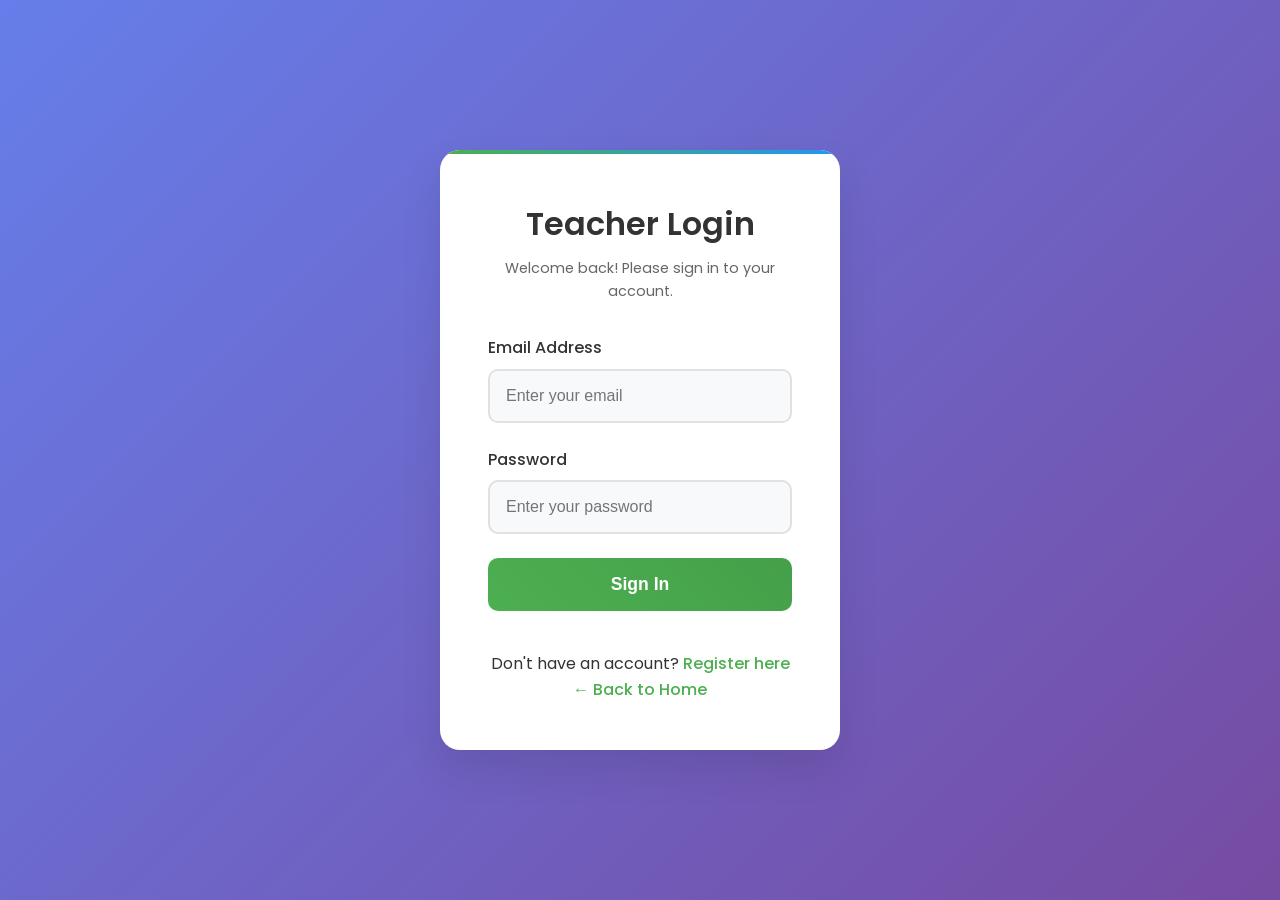
<file: teacher-login.html>
<!DOCTYPE html>
<html lang="en">
<head>
    <meta charset="UTF-8">
    <meta name="viewport" content="width=device-width, initial-scale=1.0">
    <title>Teacher Login - Appointment System</title>
    <link href="https://fonts.googleapis.com/css2?family=Poppins:wght@300;400;500;600;700&display=swap" rel="stylesheet">
    <link rel="stylesheet" href="styles.css">
</head>
<body>
    <div class="auth-container">
        <div class="auth-card animate-fade-in">
            <div class="auth-header">
                <h1 class="auth-title">Teacher Login</h1>
                <p class="auth-subtitle">Welcome back! Please sign in to your account.</p>
            </div>
            
            <form id="teacherLoginForm" class="auth-form">
                <div class="form-group">
                    <label for="email" class="form-label">Email Address</label>
                    <input type="email" id="email" name="email" class="form-input" required 
                           placeholder="Enter your email">
                </div>
                
                <div class="form-group">
                    <label for="password" class="form-label">Password</label>
                    <input type="password" id="password" name="password" class="form-input" required 
                           placeholder="Enter your password">
                </div>
                
                <button type="submit" class="submit-btn">
                    <span class="btn-text">Sign In</span>
                </button>
            </form>
            
            <div class="auth-footer">
                <p>Don't have an account? <a href="teacher-register.html" class="auth-link">Register here</a></p>
                <p><a href="index.html" class="auth-link">← Back to Home</a></p>
            </div>
        </div>
    </div>
    
    <script src="script.js"></script>
</body>
</html>
</file>
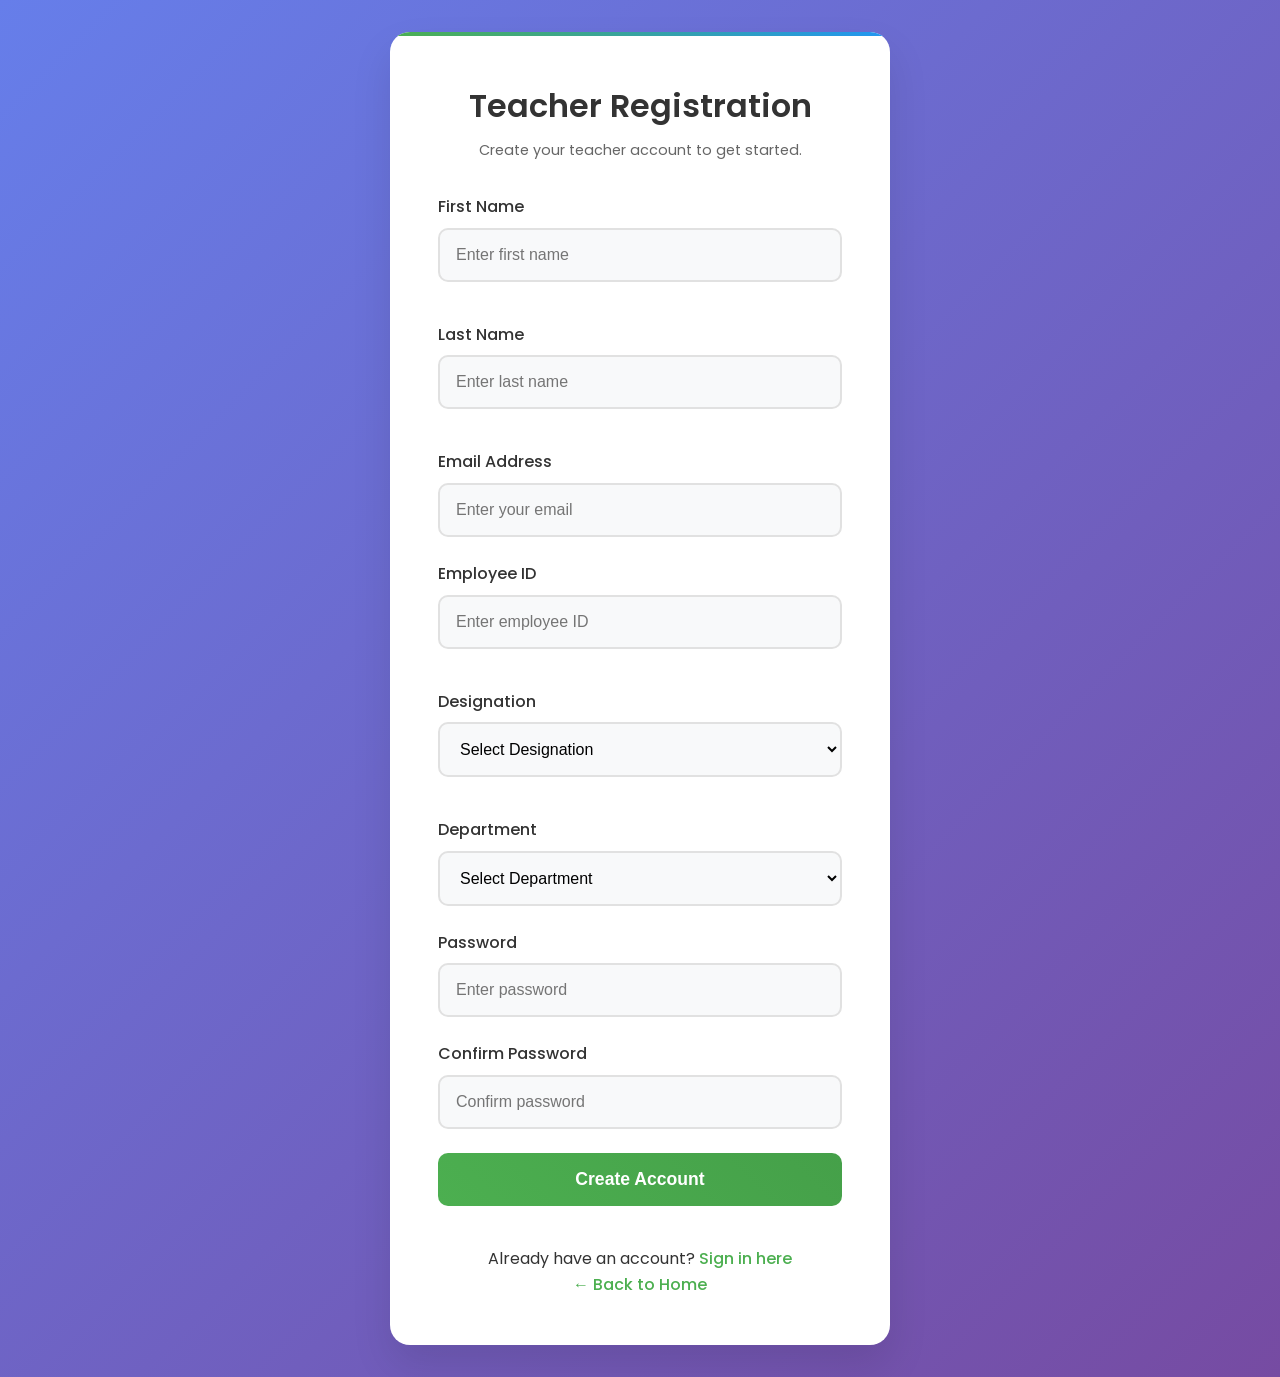
<file: teacher-register.html>
<!DOCTYPE html>
<html lang="en">
<head>
    <meta charset="UTF-8">
    <meta name="viewport" content="width=device-width, initial-scale=1.0">
    <title>Teacher Registration - Appointment System</title>
    <link href="https://fonts.googleapis.com/css2?family=Poppins:wght@300;400;500;600;700&display=swap" rel="stylesheet">
    <link rel="stylesheet" href="styles.css">
</head>
<body>
    <div class="auth-container">
        <div class="auth-card animate-fade-in" style="max-width: 500px;">
            <div class="auth-header">
                <h1 class="auth-title">Teacher Registration</h1>
                <p class="auth-subtitle">Create your teacher account to get started.</p>
            </div>
            
            <form id="teacherRegisterForm" class="auth-form">
                <div class="form-row">
                    <div class="form-group">
                        <label for="firstName" class="form-label">First Name</label>
                        <input type="text" id="firstName" name="firstName" class="form-input" required 
                               placeholder="Enter first name">
                    </div>
                    
                    <div class="form-group">
                        <label for="lastName" class="form-label">Last Name</label>
                        <input type="text" id="lastName" name="lastName" class="form-input" required 
                               placeholder="Enter last name">
                    </div>
                </div>
                
                <div class="form-group">
                    <label for="email" class="form-label">Email Address</label>
                    <input type="email" id="email" name="email" class="form-input" required 
                           placeholder="Enter your email">
                </div>
                
                <div class="form-row">
                    <div class="form-group">
                        <label for="employeeId" class="form-label">Employee ID</label>
                        <input type="text" id="employeeId" name="employeeId" class="form-input" required 
                               placeholder="Enter employee ID">
                    </div>
                    
                    <div class="form-group">
                        <label for="designation" class="form-label">Designation</label>
                        <select id="designation" name="designation" class="form-select" required>
                            <option value="">Select Designation</option>
                            <option value="Assistant Professor">Assistant Professor</option>
                            <option value="Associate Professor">Associate Professor</option>
                            <option value="Professor">Professor</option>
                            <option value="Lecturer">Lecturer</option>
                            <option value="Teaching Assistant">Teaching Assistant</option>
                        </select>
                    </div>
                </div>
                
                <div class="form-group">
                    <label for="department" class="form-label">Department</label>
                    <select id="department" name="department" class="form-select" required>
                        <option value="">Select Department</option>
                        <option value="Computer Science">Computer Science</option>
                        <option value="Mathematics">Mathematics</option>
                        <option value="Physics">Physics</option>
                        <option value="Chemistry">Chemistry</option>
                        <option value="Biology">Biology</option>
                        <option value="English">English</option>
                        <option value="History">History</option>
                    </select>
                </div>
                
                <div class="form-group">
                    <label for="password" class="form-label">Password</label>
                    <input type="password" id="password" name="password" class="form-input" required 
                           placeholder="Enter password" minlength="6">
                </div>
                
                <div class="form-group">
                    <label for="confirmPassword" class="form-label">Confirm Password</label>
                    <input type="password" id="confirmPassword" name="confirmPassword" class="form-input" required 
                           placeholder="Confirm password">
                </div>
                
                <button type="submit" class="submit-btn">
                    <span class="btn-text">Create Account</span>
                </button>
            </form>
            
            <div class="auth-footer">
                <p>Already have an account? <a href="teacher-login.html" class="auth-link">Sign in here</a></p>
                <p><a href="index.html" class="auth-link">← Back to Home</a></p>
            </div>
        </div>
    </div>
    
    <script src="script.js"></script>
</body>
</html>
</file>
<file: styles.css>
* {
    margin: 0;
    padding: 0;
    box-sizing: border-box;
}

body {
    font-family: 'Poppins', sans-serif;
    line-height: 1.6;
    color: #333;
    overflow-x: hidden;
}

/* Landing Page Styles */
.landing-container {
    min-height: 100vh;
    position: relative;
    background: linear-gradient(135deg, #667eea 0%, #764ba2 100%);
    display: flex;
    align-items: center;
    justify-content: center;
}

.background-overlay {
    position: absolute;
    top: 0;
    left: 0;
    width: 100%;
    height: 100%;
    background: url('data:image/svg+xml,<svg xmlns="http://www.w3.org/2000/svg" viewBox="0 0 100 100"><defs><pattern id="grain" width="100" height="100" patternUnits="userSpaceOnUse"><circle cx="50" cy="50" r="0.5" fill="rgba(255,255,255,0.1)"/></pattern></defs><rect width="100" height="100" fill="url(%23grain)"/></svg>');
    opacity: 0.3;
}

.content {
    position: relative;
    z-index: 2;
    text-align: center;
    max-width: 1200px;
    padding: 2rem;
}

.main-title {
    font-size: 3.5rem;
    font-weight: 700;
    color: white;
    margin-bottom: 1rem;
    text-shadow: 2px 2px 4px rgba(0,0,0,0.3);
}

.subtitle {
    font-size: 1.3rem;
    color: rgba(255,255,255,0.9);
    margin-bottom: 3rem;
    max-width: 600px;
    margin-left: auto;
    margin-right: auto;
}

.button-container {
    display: flex;
    gap: 2rem;
    justify-content: center;
    margin-bottom: 4rem;
    flex-wrap: wrap;
}

.btn {
    position: relative;
    padding: 1rem 2.5rem;
    border: none;
    border-radius: 50px;
    font-size: 1.1rem;
    font-weight: 600;
    cursor: pointer;
    transition: all 0.3s ease;
    display: flex;
    align-items: center;
    gap: 0.5rem;
    min-width: 200px;
    overflow: hidden;
}

.btn::before {
    content: '';
    position: absolute;
    top: 0;
    left: -100%;
    width: 100%;
    height: 100%;
    background: linear-gradient(90deg, transparent, rgba(255,255,255,0.2), transparent);
    transition: left 0.5s;
}

.btn:hover::before {
    left: 100%;
}

.btn-primary {
    background: linear-gradient(45deg, #4CAF50, #45a049);
    color: white;
    box-shadow: 0 4px 15px rgba(76, 175, 80, 0.4);
}

.btn-secondary {
    background: linear-gradient(45deg, #2196F3, #1976D2);
    color: white;
    box-shadow: 0 4px 15px rgba(33, 150, 243, 0.4);
}

.btn:hover {
    transform: translateY(-3px) scale(1.05);
    box-shadow: 0 8px 25px rgba(0,0,0,0.3);
}

.btn-icon {
    font-size: 1.5rem;
    transition: transform 0.3s ease;
}

.btn:hover .btn-icon {
    transform: rotate(10deg) scale(1.2);
}
.features-preview {
    display: grid;
    grid-template-columns: repeat(auto-fit, minmax(250px, 1fr));
    gap: 2rem;
    margin-top: 3rem;
}

.feature-card {
    background: rgba(255, 255, 255, 0.1);
    backdrop-filter: blur(10px);
    border-radius: 20px;
    padding: 2rem;
    transition: all 0.3s ease;
    border: 1px solid rgba(255, 255, 255, 0.2);
}

.feature-card:hover {
    transform: translateY(-5px);
    background: rgba(255, 255, 255, 0.2);
}

.feature-icon {
    font-size: 3rem;
    margin-bottom: 1rem;
}

.feature-card h3 {
    color: white;
    font-size: 1.2rem;
    margin-bottom: 0.5rem;
}

.feature-card p {
    color: rgba(255, 255, 255, 0.8);
    font-size: 0.9rem;
}

/* Login/Register Form Styles */
.auth-container {
    min-height: 100vh;
    background: linear-gradient(135deg, #667eea 0%, #764ba2 100%);
    display: flex;
    align-items: center;
    justify-content: center;
    padding: 2rem;
}

.auth-card {
    background: white;
    border-radius: 20px;
    padding: 3rem;
    box-shadow: 0 20px 40px rgba(0,0,0,0.1);
    max-width: 400px;
    width: 100%;
    position: relative;
    overflow: hidden;
}

.auth-card::before {
    content: '';
    position: absolute;
    top: 0;
    left: 0;
    width: 100%;
    height: 4px;
    background: linear-gradient(45deg, #4CAF50, #2196F3);
}

.auth-header {
    text-align: center;
    margin-bottom: 2rem;
}

.auth-title {
    font-size: 2rem;
    font-weight: 600;
    color: #333;
    margin-bottom: 0.5rem;
}

.auth-subtitle {
    color: #666;
    font-size: 0.9rem;
}

.form-group {
    margin-bottom: 1.5rem;
    position: relative;
}

.form-label {
    display: block;
    margin-bottom: 0.5rem;
    font-weight: 500;
    color: #333;
}

.form-input {
    width: 100%;
    padding: 1rem;
    border: 2px solid #e1e1e1;
    border-radius: 10px;
    font-size: 1rem;
    transition: all 0.3s ease;
    background: #f8f9fa;
}

.form-input:focus {
    outline: none;
    border-color: #4CAF50;
    background: white;
    transform: translateY(-2px);
    box-shadow: 0 4px 12px rgba(76, 175, 80, 0.2);
}

.form-input:invalid:not(:focus):not(:placeholder-shown) {
    border-color: #e74c3c;
    background: #fdf2f2;
}

.submit-btn {
    width: 100%;
    padding: 1rem;
    background: linear-gradient(45deg, #4CAF50, #45a049);
    color: white;
    border: none;
    border-radius: 10px;
    font-size: 1.1rem;
    font-weight: 600;
    cursor: pointer;
    transition: all 0.3s ease;
    margin-bottom: 1rem;
}

.submit-btn:hover {
    transform: translateY(-2px);
    box-shadow: 0 8px 20px rgba(76, 175, 80, 0.3);
}

.auth-footer {
    text-align: center;
    margin-top: 1.5rem;
}

.auth-link {
    color: #4CAF50;
    text-decoration: none;
    font-weight: 500;
    transition: color 0.3s ease;
}

.auth-link:hover {
    color: #45a049;
    text-decoration: underline;
}

/* Dashboard Styles */
.dashboard-container {
    min-height: 100vh;
    background: #f5f7fa;
    display: flex;
}

.sidebar {
    width: 250px;
    background: white;
    box-shadow: 2px 0 10px rgba(0,0,0,0.1);
    position: fixed;
    height: 100vh;
    overflow-y: auto;
    transition: transform 0.3s ease;
}

.sidebar-header {
    padding: 2rem;
    border-bottom: 1px solid #e1e8ed;
    text-align: center;
}

.sidebar-title {
    font-size: 1.2rem;
    font-weight: 600;
    color: #333;
}

.nav-menu {
    padding: 1rem 0;
}

.nav-item {
    margin: 0.5rem 1rem;
}

.nav-link {
    display: flex;
    align-items: center;
    gap: 1rem;
    padding: 1rem;
    color: #666;
    text-decoration: none;
    border-radius: 10px;
    transition: all 0.3s ease;
    font-weight: 500;
}

.nav-link:hover, .nav-link.active {
    background: linear-gradient(45deg, #4CAF50, #45a049);
    color: white;
    transform: translateX(5px);
}

.nav-icon {
    font-size: 1.2rem;
}

.main-content {
    flex: 1;
    margin-left: 250px;
    padding: 2rem;
}

.dashboard-header {
    background: white;
    padding: 2rem;
    border-radius: 20px;
    box-shadow: 0 4px 20px rgba(0,0,0,0.05);
    margin-bottom: 2rem;
}

.welcome-title {
    font-size: 2rem;
    font-weight: 600;
    color: #333;
    margin-bottom: 0.5rem;
}

.welcome-subtitle {
    color: #666;
    font-size: 1rem;
}

.dashboard-grid {
    display: grid;
    grid-template-columns: repeat(auto-fit, minmax(300px, 1fr));
    gap: 2rem;
    margin-bottom: 2rem;
}

.dashboard-card {
    background: white;
    border-radius: 20px;
    padding: 2rem;
    box-shadow: 0 4px 20px rgba(0,0,0,0.05);
    transition: all 0.3s ease;
    position: relative;
    overflow: hidden;
}

.dashboard-card::before {
    content: '';
    position: absolute;
    top: 0;
    left: 0;
    width: 100%;
    height: 4px;
    background: linear-gradient(45deg, #4CAF50, #2196F3);
}

.dashboard-card:hover {
    transform: translateY(-5px);
    box-shadow: 0 8px 30px rgba(0,0,0,0.1);
}

.card-header {
    display: flex;
    align-items: center;
    gap: 1rem;
    margin-bottom: 1rem;
}

.card-icon {
    font-size: 2rem;
    padding: 0.5rem;
    border-radius: 10px;
    background: linear-gradient(45deg, #4CAF50, #45a049);
}

.card-title {
    font-size: 1.3rem;
    font-weight: 600;
    color: #333;
}

.card-content {
    color: #666;
    line-height: 1.6;
}

/* Table Styles */
.table-container {
    background: white;
    border-radius: 20px;
    padding: 2rem;
    box-shadow: 0 4px 20px rgba(0,0,0,0.05);
    overflow-x: auto;
    height: auto;
}

.table {
    width: 100%;
    border-collapse: collapse;
    margin-top: 1rem;
}

.table th,
.table td {
    padding: 1rem;
    text-align: left;
    border-bottom: 1px solid #e1e8ed;
}

.table th {
    background: #f8f9fa;
    font-weight: 600;
    color: #333;
}

.table tr:hover {
    background: #f8f9fa;
    transform: scale(1.02);
    transition: all 0.3s ease;
}

.status-badge {
    padding: 0.25rem 0.75rem;
    border-radius: 20px;
    font-size: 0.8rem;
    font-weight: 600;
    text-transform: uppercase;
}

.status-approved {
    background: #d4edda;
    color: #155724;
}

.status-pending {
    background: #fff3cd;
    color: #856404;
}

.status-rejected {
    background: #f8d7da;
    color: #721c24;
}

.action-btn {
    padding: 0.5rem 1rem;
    border: none;
    border-radius: 8px;
    font-size: 0.9rem;
    font-weight: 500;
    cursor: pointer;
    transition: all 0.3s ease;
    margin: 0 0.25rem;
}

.btn-approve {
    background: #28a745;
    color: white;
}

.btn-reject {
    background: #dc3545;
    color: white;
}

.action-btn:hover {
    transform: translateY(-2px);
    box-shadow: 0 4px 12px rgba(0,0,0,0.2);
}

/* Form Styles */
.form-container {
    background: white;
    border-radius: 20px;
    padding: 2rem;
    box-shadow: 0 4px 20px rgba(0,0,0,0.05);
}

.form-row {
    display: grid;
    grid-template-columns: repeat(auto-fit, minmax(250px, 1fr));
    gap: 1rem;
    margin-bottom: 1rem;
}

.form-select {
    width: 100%;
    padding: 1rem;
    border: 2px solid #e1e1e1;
    border-radius: 10px;
    font-size: 1rem;
    background: #f8f9fa;
    transition: all 0.3s ease;
}

.form-select:focus {
    outline: none;
    border-color: #4CAF50;
    background: white;
    box-shadow: 0 4px 12px rgba(76, 175, 80, 0.2);
}

/* Search Styles */
.search-container {
    position: relative;
    margin-bottom: 2rem;
}

.search-input {
    width: 100%;
    padding: 1rem 1rem 1rem 3rem;
    border: 2px solid #e1e1e1;
    border-radius: 50px;
    font-size: 1rem;
    background: white;
    transition: all 0.3s ease;
}

.search-input:focus {
    outline: none;
    border-color: #4CAF50;
    box-shadow: 0 4px 20px rgba(76, 175, 80, 0.2);
    transform: scale(1.02);
}

.search-icon {
    position: absolute;
    left: 1rem;
    top: 50%;
    transform: translateY(-50%);
    color: #666;
    font-size: 1.2rem;
    transition: all 0.3s ease;
}

.search-input:focus + .search-icon {
    color: #4CAF50;
    transform: translateY(-50%) rotate(90deg);
}

/* Animation Classes */
.animate-fade-in {
    animation: fadeIn 1s ease-out;
}

.animate-fade-in-delay {
    animation: fadeIn 1s ease-out 0.3s both;
}

.animate-slide-up {
    animation: slideUp 1s ease-out 0.6s both;
}

@keyframes fadeIn {
    from {
        opacity: 0;
        transform: translateY(30px);
    }
    to {
        opacity: 1;
        transform: translateY(0);
    }
}

@keyframes slideUp {
    from {
        opacity: 0;
        transform: translateY(50px);
    }
    to {
        opacity: 1;
        transform: translateY(0);
    }
}

/* Mobile Responsive */
@media (max-width: 768px) {
    .main-title {
        font-size: 2.5rem;
    }
    
    .subtitle {
        font-size: 1.1rem;
    }
    
    .button-container {
        flex-direction: column;
        align-items: center;
    }
    
    .btn {
        width: 100%;
        max-width: 300px;
    }
    
    .features-preview {
        grid-template-columns: 1fr;
    }
    
    .sidebar {
        transform: translateX(-100%);
        z-index: 1000;
    }
    
    .sidebar.active {
        transform: translateX(0);
    }
    
    .main-content {
        margin-left: 0;
        padding: 1rem;
    }
    
    .dashboard-grid {
        grid-template-columns: 1fr;
    }
    
    .form-row {
        grid-template-columns: 1fr;
    }
    
    .auth-card {
        margin: 1rem;
        padding: 2rem;
    }
}

@media (max-width: 480px) {
    .main-title {
        font-size: 2rem;
    }
    
    .content {
        padding: 1rem;
    }
    
    .auth-card {
        padding: 1.5rem;
    }
    
    .dashboard-header {
        padding: 1.5rem;
    }
    
    .dashboard-card {
        padding: 1.5rem;
    }
}

/* Profile Styles */
.profile-container {
    background: white;
    border-radius: 20px;
    padding: 2rem;
    box-shadow: 0 4px 20px rgba(0,0,0,0.05);
    margin-bottom: 2rem;
}

.profile-header {
    display: flex;
    align-items: center;
    gap: 2rem;
    margin-bottom: 2rem;
    padding-bottom: 2rem;
    border-bottom: 1px solid #e1e8ed;
}

.profile-avatar {
    width: 100px;
    height: 100px;
    border-radius: 50%;
    background: linear-gradient(45deg, #4CAF50, #45a049);
    display: flex;
    align-items: center;
    justify-content: center;
    font-size: 2rem;
    color: white;
    position: relative;
    overflow: hidden;
    transition: all 0.3s ease;
}

.profile-avatar:hover {
    transform: scale(1.1);
    box-shadow: 0 8px 20px rgba(76, 175, 80, 0.3);
}

.profile-info h2 {
    font-size: 1.8rem;
    font-weight: 600;
    color: #333;
    margin-bottom: 0.5rem;
}

.profile-info p {
    color: #666;
    font-size: 1rem;
}

.tabs-container {
    margin-top: 2rem;
}

.tabs-nav {
    display: flex;
    border-bottom: 2px solid #e1e8ed;
    margin-bottom: 2rem;
}

.tab-btn {
    padding: 1rem 2rem;
    border: none;
    background: none;
    font-size: 1rem;
    font-weight: 500;
    color: #666;
    cursor: pointer;
    transition: all 0.3s ease;
    position: relative;
}

.tab-btn.active {
    color: #4CAF50;
}

.tab-btn.active::after {
    content: '';
    position: absolute;
    bottom: -2px;
    left: 0;
    width: 100%;
    height: 2px;
    background: #4CAF50;
}

.tab-content {
    display: none;
}

.tab-content.active {
    display: block;
    animation: fadeIn 0.3s ease-out;
}

/* Calendar Styles */
.calendar-container {
    background: white;
    border-radius: 20px;
    padding: 2rem;
    box-shadow: 0 4px 20px rgba(0,0,0,0.05);
}

.calendar-header {
    display: flex;
    justify-content: space-between;
    align-items: center;
    margin-bottom: 2rem;
}

.calendar-nav {
    background: none;
    border: none;
    font-size: 1.5rem;
    cursor: pointer;
    padding: 0.5rem;
    border-radius: 50%;
    transition: all 0.3s ease;
}

.calendar-nav:hover {
    background: #f8f9fa;
    transform: scale(1.1);
}

.calendar-grid {
    display: grid;
    grid-template-columns: repeat(7, 1fr);
    gap: 1px;
    background: #e1e8ed;
    border-radius: 10px;
    overflow: hidden;
}

.calendar-day {
    background: white;
    padding: 1rem;
    text-align: center;
    cursor: pointer;
    transition: all 0.3s ease;
    min-height: 60px;
    display: flex;
    align-items: center;
    justify-content: center;
}

.calendar-day:hover {
    background: #f8f9fa;
}

.calendar-day.selected {
    background: #4CAF50;
    color: white;
}

.calendar-day.has-appointment {
    background: #e3f2fd;
    position: relative;
}

.calendar-day.has-appointment::after {
    content: '';
    position: absolute;
    bottom: 5px;
    left: 50%;
    transform: translateX(-50%);
    width: 6px;
    height: 6px;
    border-radius: 50%;
    background: #2196F3;
}

/* Loading Animation */
.loading {
    display: inline-block;
    width: 20px;
    height: 20px;
    border: 3px solid rgba(255,255,255,.3);
    border-radius: 50%;
    border-top-color: #fff;
    animation: spin 1s ease-in-out infinite;
}

@keyframes spin {
    to { transform: rotate(360deg); }
}

/* Notification Styles */
.notification {
    position: fixed;
    top: 20px;
    right: 20px;
    padding: 1rem 1.5rem;
    border-radius: 10px;
    color: white;
    font-weight: 500;
    z-index: 10000;
    transform: translateX(100%);
    transition: transform 0.3s ease;
}

.notification.show {
    transform: translateX(0);
}

.notification.success {
    background: #28a745;
}

.notification.error {
    background: #dc3545;
}

.notification.info {
    background: #17a2b8;
}

/* Custom Scrollbar */
::-webkit-scrollbar {
    width: 8px;
}

::-webkit-scrollbar-track {
    background: #f1f1f1;
    border-radius: 10px;
}

::-webkit-scrollbar-thumb {
    background: #4CAF50;
    border-radius: 10px;
}

::-webkit-scrollbar-thumb:hover {
    background: #45a049;
}

/* Additional Teacher Dashboard Styles */
.stat-number {
    font-size: 2.5rem;
    font-weight: 700;
    color: #4CAF50;
    line-height: 1;
    margin-bottom: 0.5rem;
}

.view-all-btn {
    background: linear-gradient(45deg, #4CAF50, #45a049);
    color: white;
    border: none;
    padding: 0.5rem 1rem;
    border-radius: 8px;
    font-size: 0.9rem;
    font-weight: 500;
    cursor: pointer;
    transition: all 0.3s ease;
    margin-top: 1rem;
}

.view-all-btn:hover {
    transform: translateY(-2px);
    box-shadow: 0 4px 12px rgba(76, 175, 80, 0.3);
}

.progress-bar {
    width: 100%;
    height: 8px;
    background: #e1e8ed;
    border-radius: 4px;
    overflow: hidden;
    margin-top: 1rem;
}

.progress-fill {
    height: 100%;
    background: linear-gradient(45deg, #4CAF50, #45a049);
    border-radius: 4px;
    transition: width 0.5s ease;
}

.recent-activity {
    background: white;
    border-radius: 20px;
    padding: 2rem;
    box-shadow: 0 4px 20px rgba(0,0,0,0.05);
    margin-top: 2rem;
}

.recent-activity h2 {
    margin-bottom: 1.5rem;
    color: #333;
    font-weight: 600;
}

.activity-list {
    display: flex;
    flex-direction: column;
    gap: 1rem;
}

.activity-item {
    display: flex;
    align-items: center;
    padding: 1.5rem;
    background: #f8f9fa;
    border-radius: 15px;
    transition: all 0.3s ease;
    border-left: 4px solid #4CAF50;
}

.activity-item:hover {
    transform: translateX(5px);
    box-shadow: 0 4px 15px rgba(0,0,0,0.1);
}

.activity-time {
    font-size: 1.1rem;
    font-weight: 600;
    color: #4CAF50;
    min-width: 100px;
}

.activity-content {
    flex: 1;
    margin-left: 2rem;
}

.activity-content h4 {
    margin-bottom: 0.25rem;
    color: #333;
    font-weight: 600;
}

.activity-content p {
    color: #666;
    font-size: 0.9rem;
}

.activity-status {
    padding: 0.5rem 1rem;
    border-radius: 20px;
    font-size: 0.8rem;
    font-weight: 600;
    text-transform: uppercase;
}

.activity-status.approved {
    background: #d4edda;
    color: #155724;
}

/* Request Cards */
.requests-grid {
    display: grid;
    grid-template-columns: repeat(auto-fill, minmax(350px, 1fr));
    gap: 2rem;
    margin-top: 2rem;
}

.request-card {
    background: white;
    border-radius: 20px;
    padding: 2rem;
    box-shadow: 0 4px 20px rgba(0,0,0,0.05);
    transition: all 0.3s ease;
    border: 2px solid transparent;
}

.request-card:hover {
    transform: translateY(-5px);
    box-shadow: 0 8px 30px rgba(0,0,0,0.1);
    border-color: #4CAF50;
}

.request-header {
    display: flex;
    justify-content: space-between;
    align-items: center;
    margin-bottom: 1rem;
    padding-bottom: 1rem;
    border-bottom: 1px solid #e1e8ed;
}

.request-header h3 {
    color: #333;
    font-weight: 600;
    font-size: 1.2rem;
}

.request-id {
    background: #f8f9fa;
    color: #666;
    padding: 0.25rem 0.75rem;
    border-radius: 15px;
    font-size: 0.8rem;
    font-weight: 500;
}

.request-details {
    margin-bottom: 1.5rem;
}

.request-details p {
    margin-bottom: 0.5rem;
    color: #666;
    font-size: 0.9rem;
}

.request-details strong {
    color: #333;
    font-weight: 600;
}

.request-actions {
    display: flex;
    gap: 1rem;
}

.request-actions .action-btn {
    flex: 1;
    display: flex;
    align-items: center;
    justify-content: center;
    gap: 0.5rem;
    font-weight: 600;
}

/* Appointments List */
.appointments-list {
    display: flex;
    flex-direction: column;
    gap: 1.5rem;
    margin-top: 2rem;
}

.appointment-card {
    display: flex;
    align-items: center;
    background: white;
    border-radius: 20px;
    padding: 2rem;
    box-shadow: 0 4px 20px rgba(0,0,0,0.05);
    transition: all 0.3s ease;
}

.appointment-card:hover {
    transform: translateY(-3px);
    box-shadow: 0 8px 25px rgba(0,0,0,0.1);
}

.appointment-date {
    display: flex;
    flex-direction: column;
    align-items: center;
    background: linear-gradient(45deg, #4CAF50, #45a049);
    color: white;
    padding: 1rem;
    border-radius: 15px;
    min-width: 80px;
    margin-right: 2rem;
}

.appointment-date .day {
    font-size: 1.8rem;
    font-weight: 700;
    line-height: 1;
}

.appointment-date .month {
    font-size: 0.9rem;
    font-weight: 500;
    text-transform: uppercase;
}

.appointment-info {
    flex: 1;
}

.appointment-info h4 {
    color: #333;
    font-weight: 600;
    margin-bottom: 0.5rem;
}

.appointment-info p {
    color: #666;
    margin-bottom: 0.25rem;
}

.appointment-info .contact {
    color: #4CAF50;
    font-size: 0.9rem;
    font-weight: 500;
}

.appointment-actions {
    display: flex;
    gap: 1rem;
}

.btn-primary, .btn-secondary {
    padding: 0.75rem 1.5rem;
    border-radius: 10px;
    font-weight: 500;
    cursor: pointer;
    transition: all 0.3s ease;
    border: none;
}

.btn-primary {
    background: linear-gradient(45deg, #4CAF50, #45a049);
    color: white;
}

.btn-secondary {
    background: #f8f9fa;
    color: #666;
    border: 2px solid #e1e8ed;
}

.btn-primary:hover, .btn-secondary:hover {
    transform: translateY(-2px);
    box-shadow: 0 4px 12px rgba(0,0,0,0.2);
}

/* Availability Form */
.availability-container {
    background: white;
    border-radius: 20px;
    padding: 2rem;
    box-shadow: 0 4px 20px rgba(0,0,0,0.05);
}

.form-section {
    margin-bottom: 2rem;
}

.form-section h3 {
    color: #333;
    font-weight: 600;
    margin-bottom: 1rem;
}

.days-selection {
    display: flex;
    flex-wrap: wrap;
    gap: 1rem;
}

.day-checkbox {
    display: flex;
    align-items: center;
    gap: 0.5rem;
    padding: 0.75rem 1rem;
    background: #f8f9fa;
    border-radius: 10px;
    cursor: pointer;
    transition: all 0.3s ease;
    border: 2px solid transparent;
}

.day-checkbox:hover {
    background: #e9f5e9;
    border-color: #4CAF50;
}

.day-checkbox input[type="checkbox"] {
    width: 18px;
    height: 18px;
    accent-color: #4CAF50;
}

.day-checkbox span {
    font-weight: 500;
    color: #333;
}

/* Profile Enhancements */
.profile-avatar.large {
    width: 120px;
    height: 120px;
    font-size: 2.5rem;
}

.profile-stats {
    display: flex;
    gap: 2rem;
    margin-top: 1rem;
}

.stat {
    text-align: center;
}

.stat .stat-number {
    font-size: 1.5rem;
    font-weight: 700;
    color: #4CAF50;
    display: block;
}

.stat .stat-label {
    font-size: 0.8rem;
    color: #666;
    text-transform: uppercase;
    font-weight: 500;
}

/* Upcoming Appointments */
.upcoming-appointments {
    background: white;
    border-radius: 20px;
    padding: 2rem;
    box-shadow: 0 4px 20px rgba(0,0,0,0.05);
    margin-top: 2rem;
}

.upcoming-appointments h2 {
    margin-bottom: 1.5rem;
    color: #333;
    font-weight: 600;
}

/* Mobile Responsiveness for New Components */
@media (max-width: 768px) {
    .requests-grid {
        grid-template-columns: 1fr;
    }
    
    .appointment-card {
        flex-direction: column;
        text-align: center;
    }
    
    .appointment-date {
        margin-right: 0;
        margin-bottom: 1rem;
    }
    
    .appointment-actions {
        width: 100%;
        margin-top: 1rem;
    }
    
    .days-selection {
        justify-content: center;
    }
    
    .profile-stats {
        justify-content: center;
    }
    
    .activity-item {
        flex-direction: column;
        text-align: center;
    }
    
    .activity-time {
        margin-bottom: 1rem;
    }
    
    .activity-content {
        margin-left: 0;
        margin-bottom: 1rem;
    }
}

@media (max-width: 480px) {
    .request-actions {
        flex-direction: column;
    }
    
    .appointment-actions {
        flex-direction: column;
    }
    
    .profile-stats {
        flex-direction: column;
        gap: 1rem;
    }
}
</file>
<file: calculator.css>
* {
    box-sizing: border-box;
    margin: 0;
    padding: 0;
    font-family: 'Segoe UI', Tahoma, Geneva, Verdana, sans-serif;
  }
  
  body {
    background: linear-gradient(120deg, #f093fb, #f5576c); /* page background remains vibrant */
    display: flex;
    justify-content: center;
    align-items: center;
    min-height: 100vh;
    padding: 20px;
  }
  
  .container {
    text-align: center;
    width: 100%;
    max-width: 450px;
  }
  
  .title {
    font-size: 1.8rem;
    font-weight: bold;
    color: #ffffff;
    margin-bottom: 20px;
    text-shadow: 1px 2px 4px rgba(0, 0, 0, 0.4);
    animation: fadeIn 1s ease-in-out;
  }
  
  /* Elegant calculator background */
  .calculator {
    background: linear-gradient(135deg, #2b2d42, #8d99ae);
    border-radius: 20px;
    padding: 20px;
    box-shadow: 0 10px 30px rgba(0, 0, 0, 0.4);
    transition: all 0.3s ease;
  }
  
  .display {
    background-color: rgba(255, 255, 255, 0.1);
    color: #fff;
    font-size: 2.2rem;
    padding: 18px;
    border-radius: 10px;
    text-align: right;
    margin-bottom: 18px;
    overflow-x: auto;
  }
  
  .buttons {
    display: grid;
    grid-template-columns: repeat(4, 1fr);
    gap: 12px;
  }
  
  /* Base button styles */
  .btn {
    padding: 18px;
    font-size: 1.4rem;
    border: none;
    border-radius: 10px;
    background-color: #ffffff20;
    color: #ffffff;
    cursor: pointer;
    transition: all 0.2s ease-in-out;
    backdrop-filter: blur(4px);
    border: 1px solid #ffffff30;
  }
  
  /* Brighten button on hover */
  .btn:hover {
    filter: brightness(1.3);
    transform: scale(1.05);
  }
  
  /* Slight tap effect */
  .btn:active {
    transform: scale(0.95);
  }
  
  /* Operator buttons */
  .operator {
    background-color: #ff6b6b;
  }
  
  .operator:hover {
    background-color: #ff7e7e;
  }
  
  /* Special function buttons */
  .special {
    background-color: #48dbfb;
  }
  
  .special:hover {
    background-color: #60e3ff;
  }
  
  /* Equal button */
  .equal {
    grid-column: span 2;
    background-color: #1dd1a1;
  }
  
  .equal:hover {
    background-color: #2ef2bd;
  }
  
  /* Responsive adjustments */
  @media screen and (max-width: 480px) {
    .calculator {
      padding: 18px 14px;
    }
  
    .btn {
      padding: 14px;
      font-size: 1.2rem;
    }
  
    .display {
      font-size: 1.8rem;
      padding: 14px;
    }
  
    .title {
      font-size: 1.4rem;
      margin-bottom: 15px;
    }
  }
  
  /* Heading animation */
  @keyframes fadeIn {
    from { opacity: 0; transform: translateY(-20px); }
    to { opacity: 1; transform: translateY(0); }
  }
</file>
